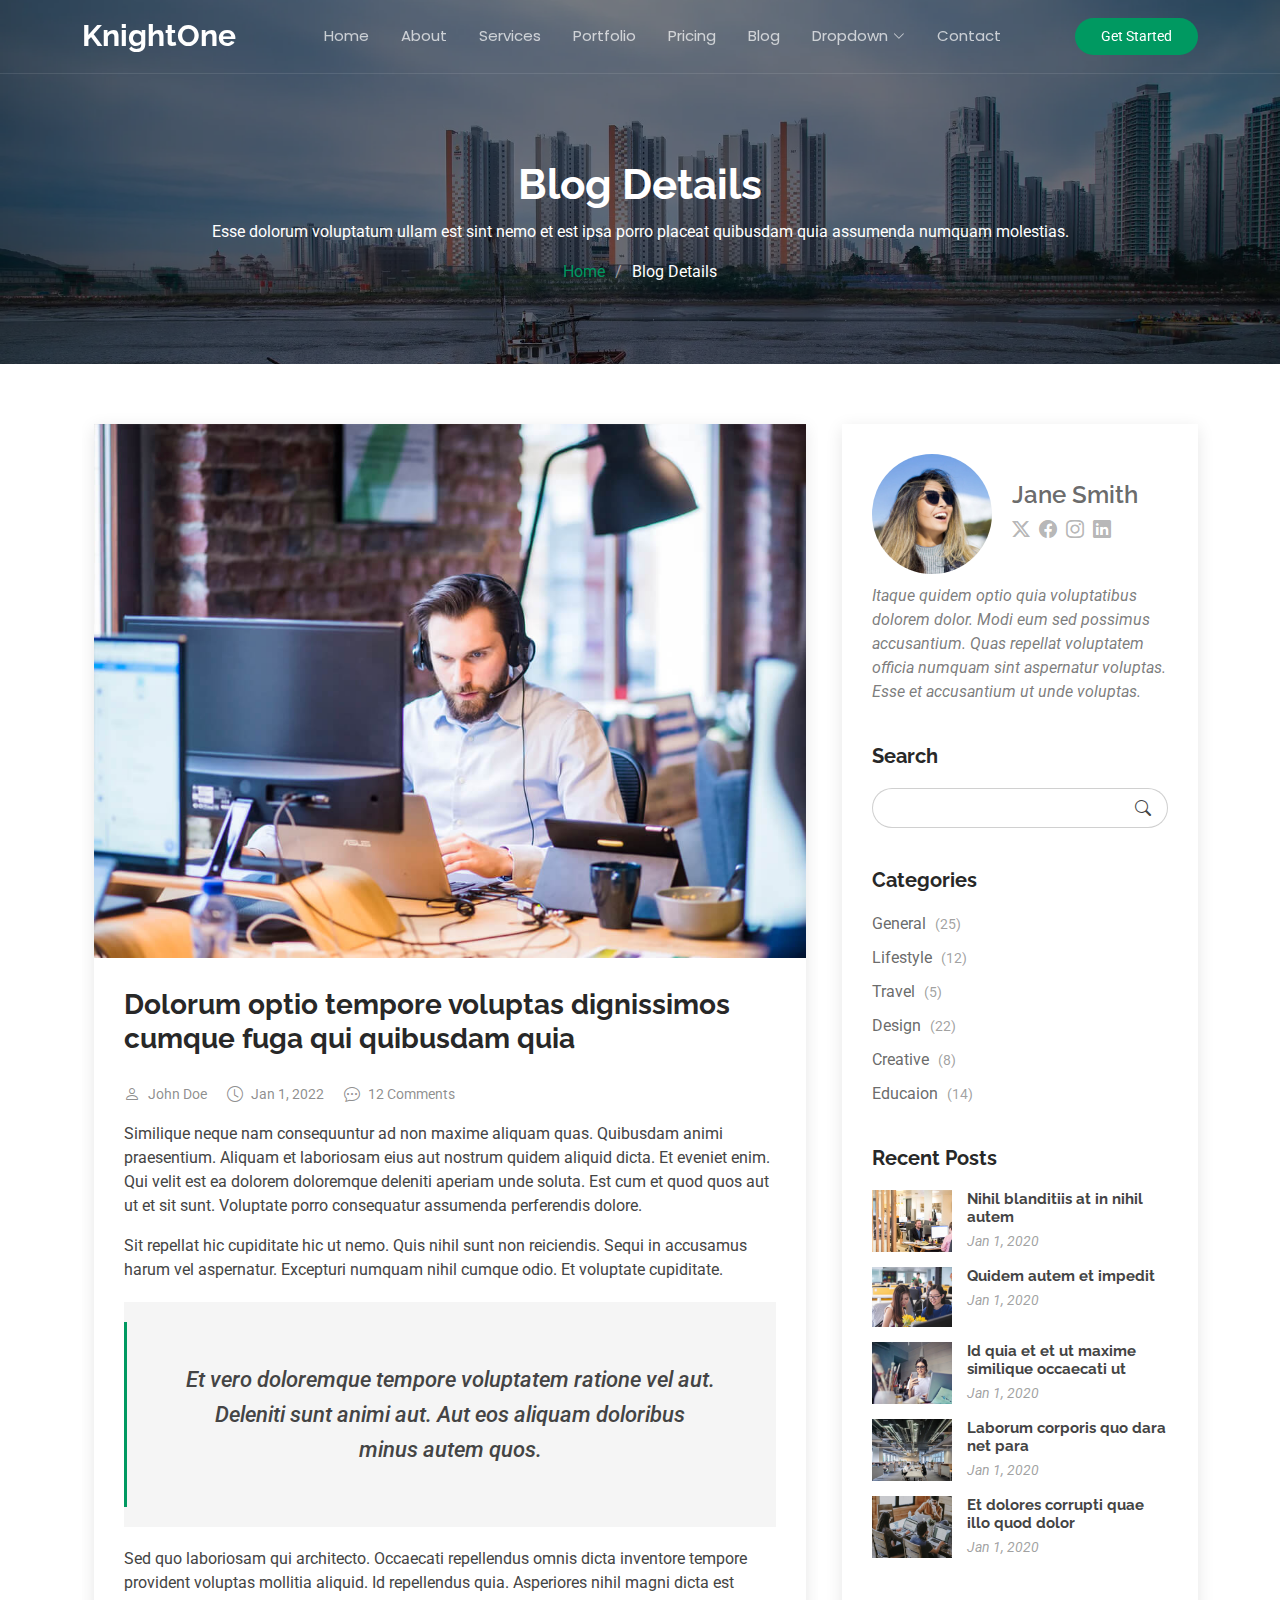
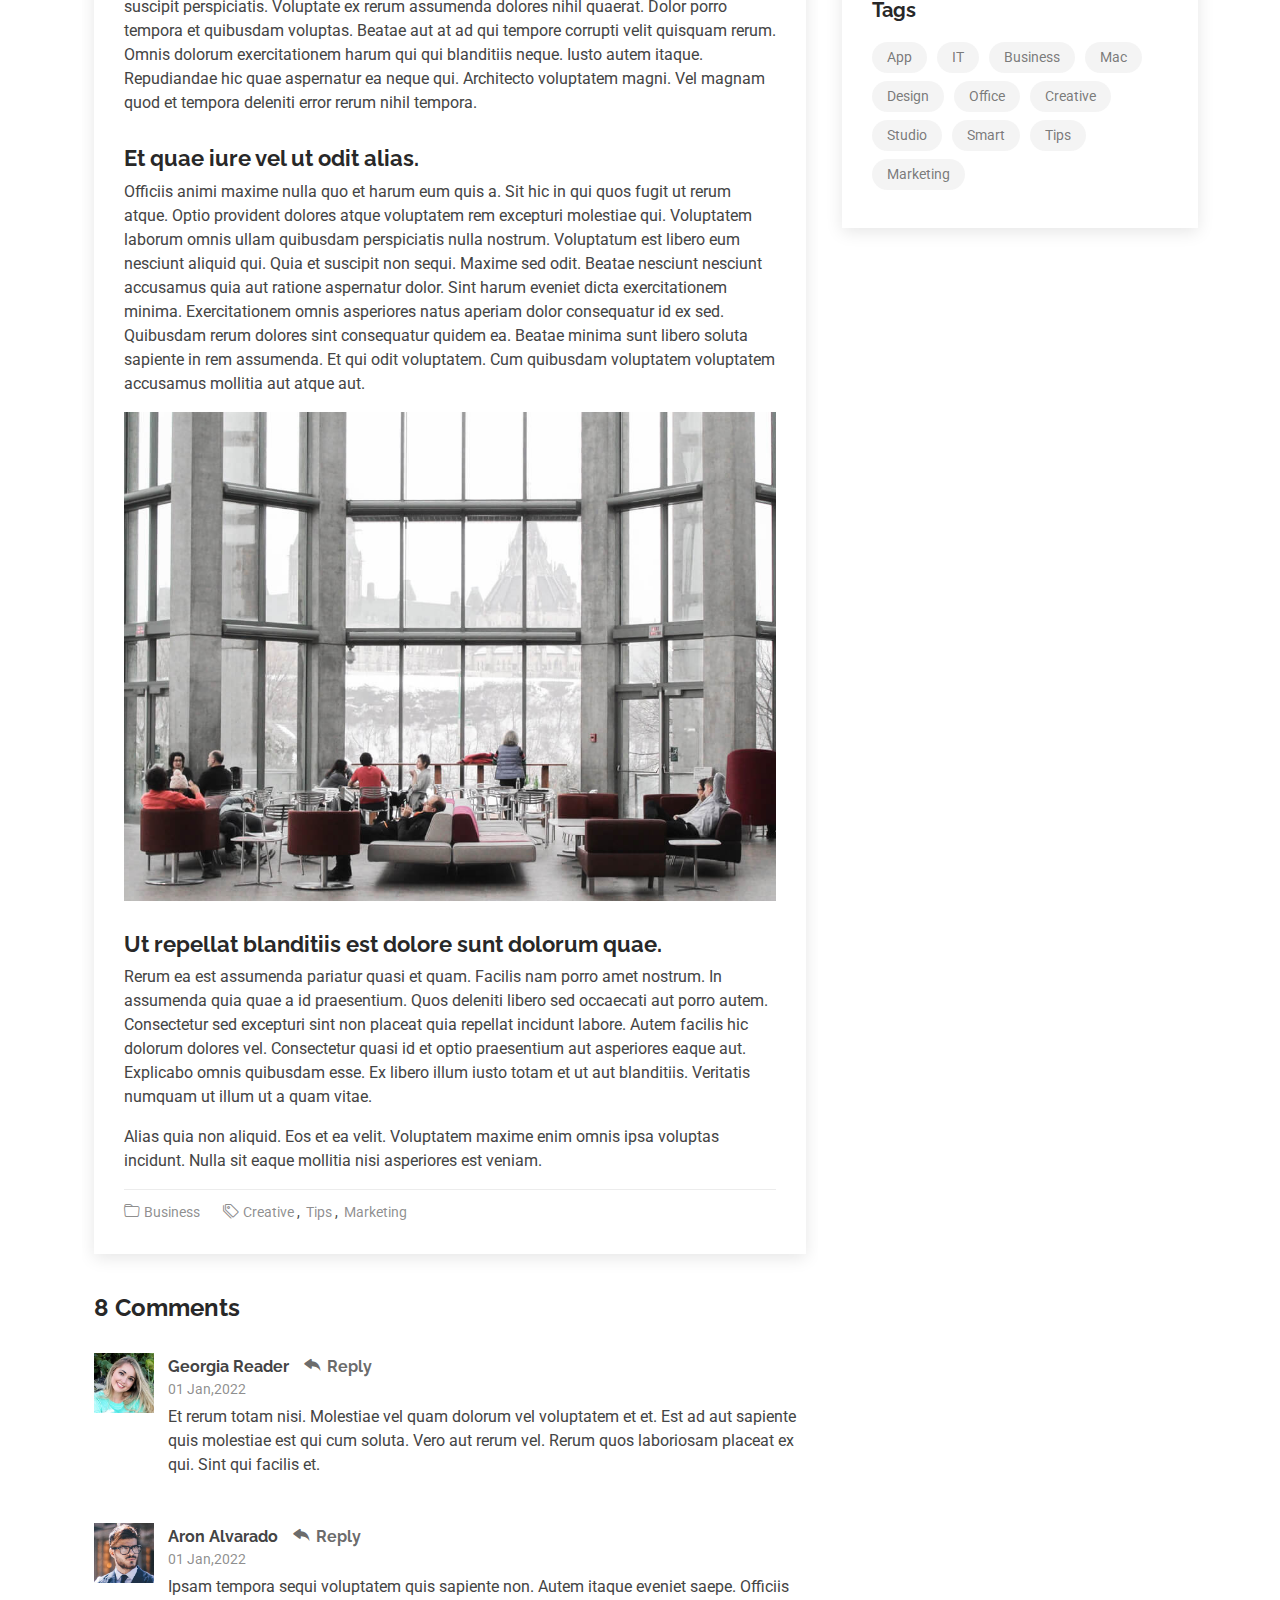
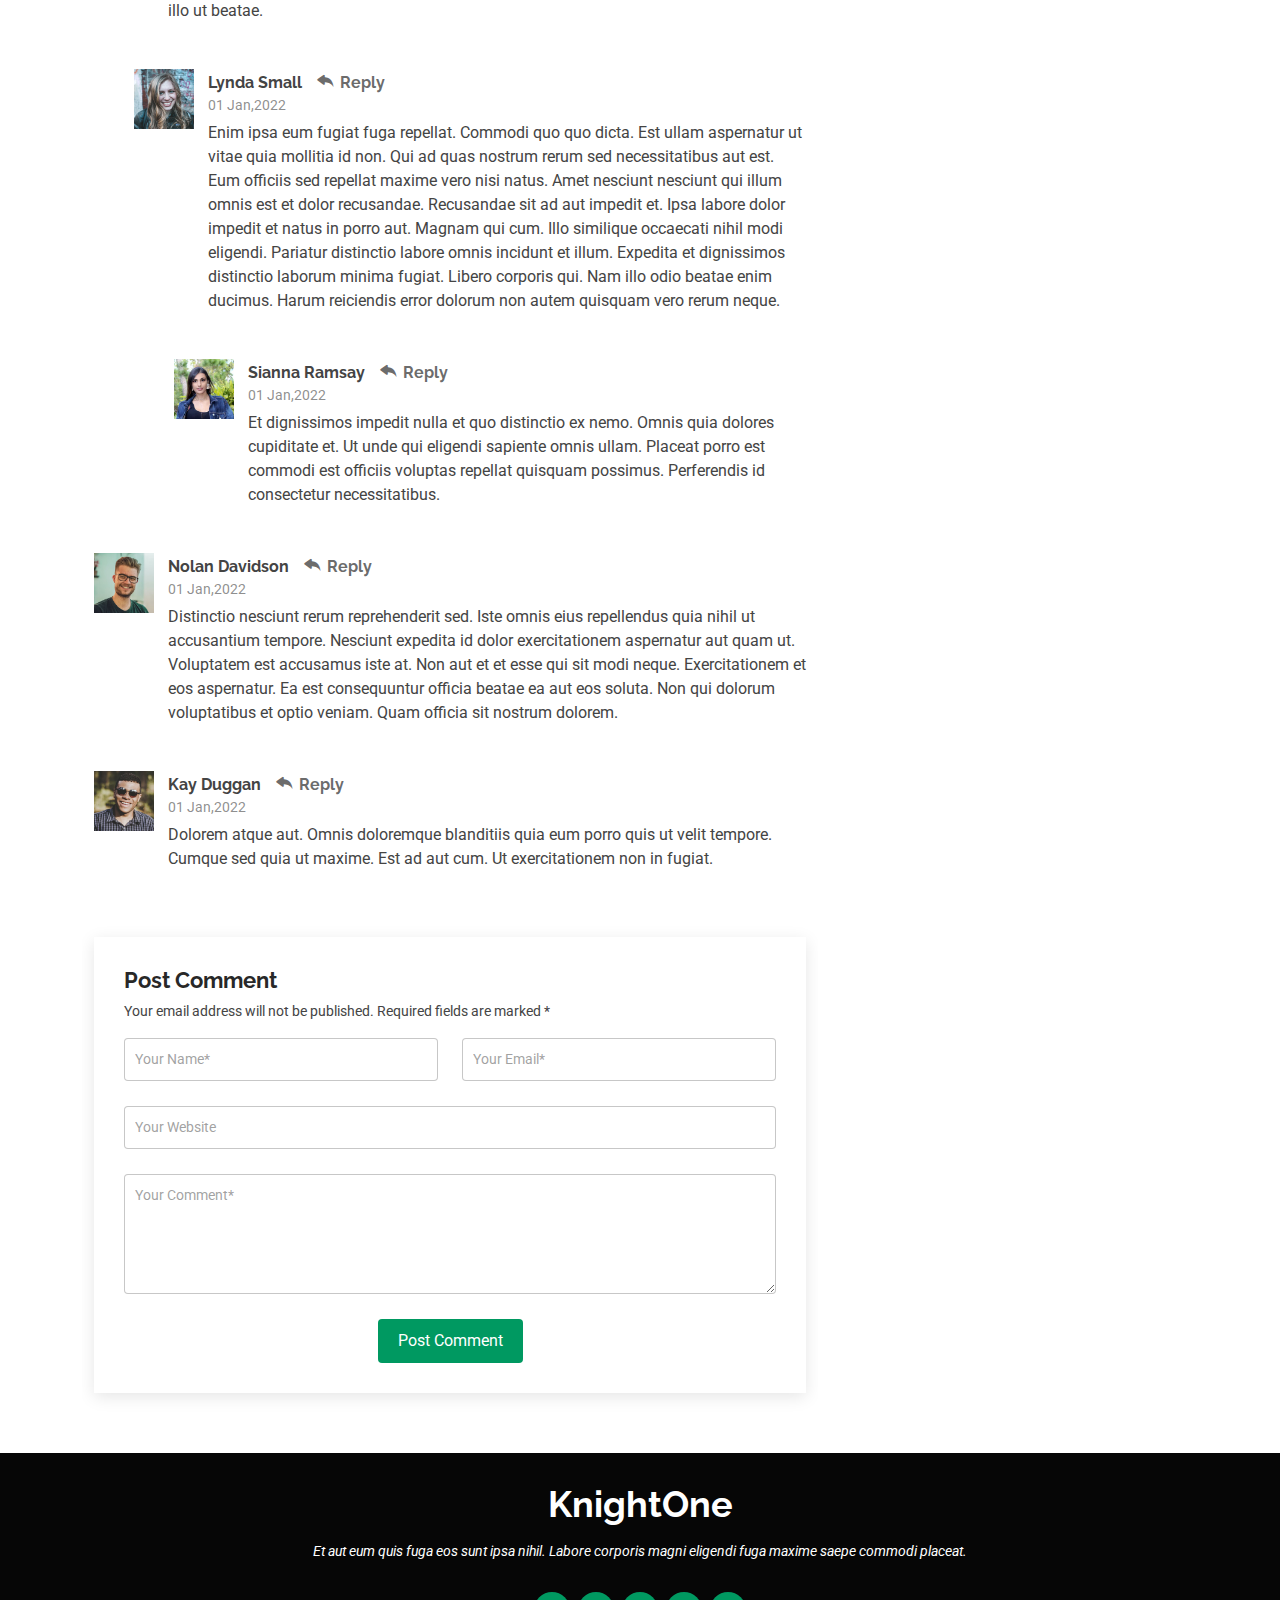
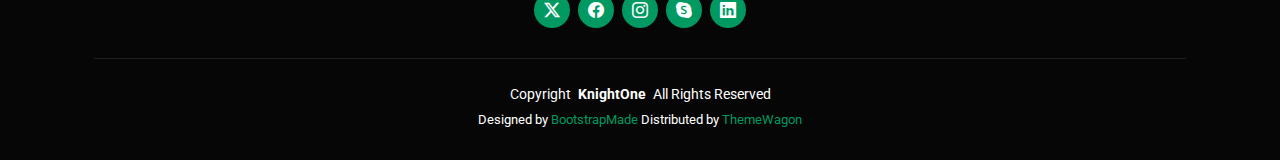
<file: blog-details.html>
<!DOCTYPE html>
<html lang="en">

<head>
  <meta charset="utf-8">
  <meta content="width=device-width, initial-scale=1.0" name="viewport">
  <title>Blog Details - KnightOne Bootstrap Template</title>
  <meta name="description" content="">
  <meta name="keywords" content="">

  <!-- Favicons -->
  <link href="assets/img/favicon.png" rel="icon">
  <link href="assets/img/apple-touch-icon.png" rel="apple-touch-icon">

  <!-- Fonts -->
  <link href="https://fonts.googleapis.com" rel="preconnect">
  <link href="https://fonts.gstatic.com" rel="preconnect" crossorigin>
  <link href="https://fonts.googleapis.com/css2?family=Roboto:ital,wght@0,100;0,300;0,400;0,500;0,700;0,900;1,100;1,300;1,400;1,500;1,700;1,900&family=Poppins:ital,wght@0,100;0,200;0,300;0,400;0,500;0,600;0,700;0,800;0,900;1,100;1,200;1,300;1,400;1,500;1,600;1,700;1,800;1,900&family=Raleway:ital,wght@0,100;0,200;0,300;0,400;0,500;0,600;0,700;0,800;0,900;1,100;1,200;1,300;1,400;1,500;1,600;1,700;1,800;1,900&display=swap" rel="stylesheet">

  <!-- Vendor CSS Files -->
  <link href="assets/vendor/bootstrap/css/bootstrap.min.css" rel="stylesheet">
  <link href="assets/vendor/bootstrap-icons/bootstrap-icons.css" rel="stylesheet">
  <link href="assets/vendor/aos/aos.css" rel="stylesheet">
  <link href="assets/vendor/glightbox/css/glightbox.min.css" rel="stylesheet">
  <link href="assets/vendor/swiper/swiper-bundle.min.css" rel="stylesheet">

  <!-- Main CSS File -->
  <link href="assets/css/main.css" rel="stylesheet">

  <!-- =======================================================
  * Template Name: KnightOne
  * Template URL: https://bootstrapmade.com/knight-simple-one-page-bootstrap-template/
  * Updated: Oct 16 2024 with Bootstrap v5.3.3
  * Author: BootstrapMade.com
  * License: https://bootstrapmade.com/license/
  ======================================================== -->
</head>

<body class="blog-details-page">

  <header id="header" class="header d-flex align-items-center fixed-top">
    <div class="container position-relative d-flex align-items-center justify-content-between">

      <a href="index.html" class="logo d-flex align-items-center me-auto me-xl-0">
        <!-- Uncomment the line below if you also wish to use an image logo -->
        <!-- <img src="assets/img/logo.png" alt=""> -->
        <h1 class="sitename">KnightOne</h1>
      </a>

      <nav id="navmenu" class="navmenu">
        <ul>
          <li><a href="#hero">Home</a></li>
          <li><a href="#about">About</a></li>
          <li><a href="#services">Services</a></li>
          <li><a href="#portfolio">Portfolio</a></li>
          <li><a href="#pricing">Pricing</a></li>
          <li><a href="blog.html">Blog</a></li>
          <li class="dropdown"><a href="#"><span>Dropdown</span> <i class="bi bi-chevron-down toggle-dropdown"></i></a>
            <ul>
              <li><a href="#">Dropdown 1</a></li>
              <li class="dropdown"><a href="#"><span>Deep Dropdown</span> <i class="bi bi-chevron-down toggle-dropdown"></i></a>
                <ul>
                  <li><a href="#">Deep Dropdown 1</a></li>
                  <li><a href="#">Deep Dropdown 2</a></li>
                  <li><a href="#">Deep Dropdown 3</a></li>
                  <li><a href="#">Deep Dropdown 4</a></li>
                  <li><a href="#">Deep Dropdown 5</a></li>
                </ul>
              </li>
              <li><a href="#">Dropdown 2</a></li>
              <li><a href="#">Dropdown 3</a></li>
              <li><a href="#">Dropdown 4</a></li>
            </ul>
          </li>
          <li><a href="#contact">Contact</a></li>
        </ul>
        <i class="mobile-nav-toggle d-xl-none bi bi-list"></i>
      </nav>

      <a class="cta-btn" href="#about">Get Started</a>

    </div>
  </header>

  <main class="main">

    <!-- Page Title -->
    <div class="page-title dark-background" data-aos="fade" style="background-image: url(assets/img/page-title-bg.webp);">
      <div class="container position-relative">
        <h1>Blog Details</h1>
        <p>Esse dolorum voluptatum ullam est sint nemo et est ipsa porro placeat quibusdam quia assumenda numquam molestias.</p>
        <nav class="breadcrumbs">
          <ol>
            <li><a href="index.html">Home</a></li>
            <li class="current">Blog Details</li>
          </ol>
        </nav>
      </div>
    </div><!-- End Page Title -->

    <div class="container">
      <div class="row">

        <div class="col-lg-8">

          <!-- Blog Details Section -->
          <section id="blog-details" class="blog-details section">
            <div class="container">

              <article class="article">

                <div class="post-img">
                  <img src="assets/img/blog/blog-1.jpg" alt="" class="img-fluid">
                </div>

                <h2 class="title">Dolorum optio tempore voluptas dignissimos cumque fuga qui quibusdam quia</h2>

                <div class="meta-top">
                  <ul>
                    <li class="d-flex align-items-center"><i class="bi bi-person"></i> <a href="blog-details.html">John Doe</a></li>
                    <li class="d-flex align-items-center"><i class="bi bi-clock"></i> <a href="blog-details.html"><time datetime="2020-01-01">Jan 1, 2022</time></a></li>
                    <li class="d-flex align-items-center"><i class="bi bi-chat-dots"></i> <a href="blog-details.html">12 Comments</a></li>
                  </ul>
                </div><!-- End meta top -->

                <div class="content">
                  <p>
                    Similique neque nam consequuntur ad non maxime aliquam quas. Quibusdam animi praesentium. Aliquam et laboriosam eius aut nostrum quidem aliquid dicta.
                    Et eveniet enim. Qui velit est ea dolorem doloremque deleniti aperiam unde soluta. Est cum et quod quos aut ut et sit sunt. Voluptate porro consequatur assumenda perferendis dolore.
                  </p>

                  <p>
                    Sit repellat hic cupiditate hic ut nemo. Quis nihil sunt non reiciendis. Sequi in accusamus harum vel aspernatur. Excepturi numquam nihil cumque odio. Et voluptate cupiditate.
                  </p>

                  <blockquote>
                    <p>
                      Et vero doloremque tempore voluptatem ratione vel aut. Deleniti sunt animi aut. Aut eos aliquam doloribus minus autem quos.
                    </p>
                  </blockquote>

                  <p>
                    Sed quo laboriosam qui architecto. Occaecati repellendus omnis dicta inventore tempore provident voluptas mollitia aliquid. Id repellendus quia. Asperiores nihil magni dicta est suscipit perspiciatis. Voluptate ex rerum assumenda dolores nihil quaerat.
                    Dolor porro tempora et quibusdam voluptas. Beatae aut at ad qui tempore corrupti velit quisquam rerum. Omnis dolorum exercitationem harum qui qui blanditiis neque.
                    Iusto autem itaque. Repudiandae hic quae aspernatur ea neque qui. Architecto voluptatem magni. Vel magnam quod et tempora deleniti error rerum nihil tempora.
                  </p>

                  <h3>Et quae iure vel ut odit alias.</h3>
                  <p>
                    Officiis animi maxime nulla quo et harum eum quis a. Sit hic in qui quos fugit ut rerum atque. Optio provident dolores atque voluptatem rem excepturi molestiae qui. Voluptatem laborum omnis ullam quibusdam perspiciatis nulla nostrum. Voluptatum est libero eum nesciunt aliquid qui.
                    Quia et suscipit non sequi. Maxime sed odit. Beatae nesciunt nesciunt accusamus quia aut ratione aspernatur dolor. Sint harum eveniet dicta exercitationem minima. Exercitationem omnis asperiores natus aperiam dolor consequatur id ex sed. Quibusdam rerum dolores sint consequatur quidem ea.
                    Beatae minima sunt libero soluta sapiente in rem assumenda. Et qui odit voluptatem. Cum quibusdam voluptatem voluptatem accusamus mollitia aut atque aut.
                  </p>
                  <img src="assets/img/blog/blog-inside-post.jpg" class="img-fluid" alt="">

                  <h3>Ut repellat blanditiis est dolore sunt dolorum quae.</h3>
                  <p>
                    Rerum ea est assumenda pariatur quasi et quam. Facilis nam porro amet nostrum. In assumenda quia quae a id praesentium. Quos deleniti libero sed occaecati aut porro autem. Consectetur sed excepturi sint non placeat quia repellat incidunt labore. Autem facilis hic dolorum dolores vel.
                    Consectetur quasi id et optio praesentium aut asperiores eaque aut. Explicabo omnis quibusdam esse. Ex libero illum iusto totam et ut aut blanditiis. Veritatis numquam ut illum ut a quam vitae.
                  </p>
                  <p>
                    Alias quia non aliquid. Eos et ea velit. Voluptatem maxime enim omnis ipsa voluptas incidunt. Nulla sit eaque mollitia nisi asperiores est veniam.
                  </p>

                </div><!-- End post content -->

                <div class="meta-bottom">
                  <i class="bi bi-folder"></i>
                  <ul class="cats">
                    <li><a href="#">Business</a></li>
                  </ul>

                  <i class="bi bi-tags"></i>
                  <ul class="tags">
                    <li><a href="#">Creative</a></li>
                    <li><a href="#">Tips</a></li>
                    <li><a href="#">Marketing</a></li>
                  </ul>
                </div><!-- End meta bottom -->

              </article>

            </div>
          </section><!-- /Blog Details Section -->

          <!-- Blog Comments Section -->
          <section id="blog-comments" class="blog-comments section">

            <div class="container">

              <h4 class="comments-count">8 Comments</h4>

              <div id="comment-1" class="comment">
                <div class="d-flex">
                  <div class="comment-img"><img src="assets/img/blog/comments-1.jpg" alt=""></div>
                  <div>
                    <h5><a href="">Georgia Reader</a> <a href="#" class="reply"><i class="bi bi-reply-fill"></i> Reply</a></h5>
                    <time datetime="2020-01-01">01 Jan,2022</time>
                    <p>
                      Et rerum totam nisi. Molestiae vel quam dolorum vel voluptatem et et. Est ad aut sapiente quis molestiae est qui cum soluta.
                      Vero aut rerum vel. Rerum quos laboriosam placeat ex qui. Sint qui facilis et.
                    </p>
                  </div>
                </div>
              </div><!-- End comment #1 -->

              <div id="comment-2" class="comment">
                <div class="d-flex">
                  <div class="comment-img"><img src="assets/img/blog/comments-2.jpg" alt=""></div>
                  <div>
                    <h5><a href="">Aron Alvarado</a> <a href="#" class="reply"><i class="bi bi-reply-fill"></i> Reply</a></h5>
                    <time datetime="2020-01-01">01 Jan,2022</time>
                    <p>
                      Ipsam tempora sequi voluptatem quis sapiente non. Autem itaque eveniet saepe. Officiis illo ut beatae.
                    </p>
                  </div>
                </div>

                <div id="comment-reply-1" class="comment comment-reply">
                  <div class="d-flex">
                    <div class="comment-img"><img src="assets/img/blog/comments-3.jpg" alt=""></div>
                    <div>
                      <h5><a href="">Lynda Small</a> <a href="#" class="reply"><i class="bi bi-reply-fill"></i> Reply</a></h5>
                      <time datetime="2020-01-01">01 Jan,2022</time>
                      <p>
                        Enim ipsa eum fugiat fuga repellat. Commodi quo quo dicta. Est ullam aspernatur ut vitae quia mollitia id non. Qui ad quas nostrum rerum sed necessitatibus aut est. Eum officiis sed repellat maxime vero nisi natus. Amet nesciunt nesciunt qui illum omnis est et dolor recusandae.

                        Recusandae sit ad aut impedit et. Ipsa labore dolor impedit et natus in porro aut. Magnam qui cum. Illo similique occaecati nihil modi eligendi. Pariatur distinctio labore omnis incidunt et illum. Expedita et dignissimos distinctio laborum minima fugiat.

                        Libero corporis qui. Nam illo odio beatae enim ducimus. Harum reiciendis error dolorum non autem quisquam vero rerum neque.
                      </p>
                    </div>
                  </div>

                  <div id="comment-reply-2" class="comment comment-reply">
                    <div class="d-flex">
                      <div class="comment-img"><img src="assets/img/blog/comments-4.jpg" alt=""></div>
                      <div>
                        <h5><a href="">Sianna Ramsay</a> <a href="#" class="reply"><i class="bi bi-reply-fill"></i> Reply</a></h5>
                        <time datetime="2020-01-01">01 Jan,2022</time>
                        <p>
                          Et dignissimos impedit nulla et quo distinctio ex nemo. Omnis quia dolores cupiditate et. Ut unde qui eligendi sapiente omnis ullam. Placeat porro est commodi est officiis voluptas repellat quisquam possimus. Perferendis id consectetur necessitatibus.
                        </p>
                      </div>
                    </div>

                  </div><!-- End comment reply #2-->

                </div><!-- End comment reply #1-->

              </div><!-- End comment #2-->

              <div id="comment-3" class="comment">
                <div class="d-flex">
                  <div class="comment-img"><img src="assets/img/blog/comments-5.jpg" alt=""></div>
                  <div>
                    <h5><a href="">Nolan Davidson</a> <a href="#" class="reply"><i class="bi bi-reply-fill"></i> Reply</a></h5>
                    <time datetime="2020-01-01">01 Jan,2022</time>
                    <p>
                      Distinctio nesciunt rerum reprehenderit sed. Iste omnis eius repellendus quia nihil ut accusantium tempore. Nesciunt expedita id dolor exercitationem aspernatur aut quam ut. Voluptatem est accusamus iste at.
                      Non aut et et esse qui sit modi neque. Exercitationem et eos aspernatur. Ea est consequuntur officia beatae ea aut eos soluta. Non qui dolorum voluptatibus et optio veniam. Quam officia sit nostrum dolorem.
                    </p>
                  </div>
                </div>

              </div><!-- End comment #3 -->

              <div id="comment-4" class="comment">
                <div class="d-flex">
                  <div class="comment-img"><img src="assets/img/blog/comments-6.jpg" alt=""></div>
                  <div>
                    <h5><a href="">Kay Duggan</a> <a href="#" class="reply"><i class="bi bi-reply-fill"></i> Reply</a></h5>
                    <time datetime="2020-01-01">01 Jan,2022</time>
                    <p>
                      Dolorem atque aut. Omnis doloremque blanditiis quia eum porro quis ut velit tempore. Cumque sed quia ut maxime. Est ad aut cum. Ut exercitationem non in fugiat.
                    </p>
                  </div>
                </div>

              </div><!-- End comment #4 -->

            </div>

          </section><!-- /Blog Comments Section -->

          <!-- Comment Form Section -->
          <section id="comment-form" class="comment-form section">
            <div class="container">

              <form action="">

                <h4>Post Comment</h4>
                <p>Your email address will not be published. Required fields are marked * </p>
                <div class="row">
                  <div class="col-md-6 form-group">
                    <input name="name" type="text" class="form-control" placeholder="Your Name*">
                  </div>
                  <div class="col-md-6 form-group">
                    <input name="email" type="text" class="form-control" placeholder="Your Email*">
                  </div>
                </div>
                <div class="row">
                  <div class="col form-group">
                    <input name="website" type="text" class="form-control" placeholder="Your Website">
                  </div>
                </div>
                <div class="row">
                  <div class="col form-group">
                    <textarea name="comment" class="form-control" placeholder="Your Comment*"></textarea>
                  </div>
                </div>

                <div class="text-center">
                  <button type="submit" class="btn btn-primary">Post Comment</button>
                </div>

              </form>

            </div>
          </section><!-- /Comment Form Section -->

        </div>

        <div class="col-lg-4 sidebar">

          <div class="widgets-container">

            <!-- Blog Author Widget -->
            <div class="blog-author-widget widget-item">

              <div class="d-flex flex-column align-items-center">
                <div class="d-flex align-items-center w-100">
                  <img src="assets/img/blog/blog-author.jpg" class="rounded-circle flex-shrink-0" alt="">
                  <div>
                    <h4>Jane Smith</h4>
                    <div class="social-links">
                      <a href="https://x.com/#"><i class="bi bi-twitter-x"></i></a>
                      <a href="https://facebook.com/#"><i class="bi bi-facebook"></i></a>
                      <a href="https://instagram.com/#"><i class="biu bi-instagram"></i></a>
                      <a href="https://instagram.com/#"><i class="biu bi-linkedin"></i></a>
                    </div>
                  </div>
                </div>

                <p>
                  Itaque quidem optio quia voluptatibus dolorem dolor. Modi eum sed possimus accusantium. Quas repellat voluptatem officia numquam sint aspernatur voluptas. Esse et accusantium ut unde voluptas.
                </p>

              </div>

            </div><!--/Blog Author Widget -->

            <!-- Search Widget -->
            <div class="search-widget widget-item">

              <h3 class="widget-title">Search</h3>
              <form action="">
                <input type="text">
                <button type="submit" title="Search"><i class="bi bi-search"></i></button>
              </form>

            </div><!--/Search Widget -->

            <!-- Categories Widget -->
            <div class="categories-widget widget-item">

              <h3 class="widget-title">Categories</h3>
              <ul class="mt-3">
                <li><a href="#">General <span>(25)</span></a></li>
                <li><a href="#">Lifestyle <span>(12)</span></a></li>
                <li><a href="#">Travel <span>(5)</span></a></li>
                <li><a href="#">Design <span>(22)</span></a></li>
                <li><a href="#">Creative <span>(8)</span></a></li>
                <li><a href="#">Educaion <span>(14)</span></a></li>
              </ul>

            </div><!--/Categories Widget -->

            <!-- Recent Posts Widget -->
            <div class="recent-posts-widget widget-item">

              <h3 class="widget-title">Recent Posts</h3>

              <div class="post-item">
                <img src="assets/img/blog/blog-recent-1.jpg" alt="" class="flex-shrink-0">
                <div>
                  <h4><a href="blog-details.html">Nihil blanditiis at in nihil autem</a></h4>
                  <time datetime="2020-01-01">Jan 1, 2020</time>
                </div>
              </div><!-- End recent post item-->

              <div class="post-item">
                <img src="assets/img/blog/blog-recent-2.jpg" alt="" class="flex-shrink-0">
                <div>
                  <h4><a href="blog-details.html">Quidem autem et impedit</a></h4>
                  <time datetime="2020-01-01">Jan 1, 2020</time>
                </div>
              </div><!-- End recent post item-->

              <div class="post-item">
                <img src="assets/img/blog/blog-recent-3.jpg" alt="" class="flex-shrink-0">
                <div>
                  <h4><a href="blog-details.html">Id quia et et ut maxime similique occaecati ut</a></h4>
                  <time datetime="2020-01-01">Jan 1, 2020</time>
                </div>
              </div><!-- End recent post item-->

              <div class="post-item">
                <img src="assets/img/blog/blog-recent-4.jpg" alt="" class="flex-shrink-0">
                <div>
                  <h4><a href="blog-details.html">Laborum corporis quo dara net para</a></h4>
                  <time datetime="2020-01-01">Jan 1, 2020</time>
                </div>
              </div><!-- End recent post item-->

              <div class="post-item">
                <img src="assets/img/blog/blog-recent-5.jpg" alt="" class="flex-shrink-0">
                <div>
                  <h4><a href="blog-details.html">Et dolores corrupti quae illo quod dolor</a></h4>
                  <time datetime="2020-01-01">Jan 1, 2020</time>
                </div>
              </div><!-- End recent post item-->

            </div><!--/Recent Posts Widget -->

            <!-- Tags Widget -->
            <div class="tags-widget widget-item">

              <h3 class="widget-title">Tags</h3>
              <ul>
                <li><a href="#">App</a></li>
                <li><a href="#">IT</a></li>
                <li><a href="#">Business</a></li>
                <li><a href="#">Mac</a></li>
                <li><a href="#">Design</a></li>
                <li><a href="#">Office</a></li>
                <li><a href="#">Creative</a></li>
                <li><a href="#">Studio</a></li>
                <li><a href="#">Smart</a></li>
                <li><a href="#">Tips</a></li>
                <li><a href="#">Marketing</a></li>
              </ul>

            </div><!--/Tags Widget -->

          </div>

        </div>

      </div>
    </div>

  </main>

  <footer id="footer" class="footer dark-background">
    <div class="container">
      <h3 class="sitename">KnightOne</h3>
      <p>Et aut eum quis fuga eos sunt ipsa nihil. Labore corporis magni eligendi fuga maxime saepe commodi placeat.</p>
      <div class="social-links d-flex justify-content-center">
        <a href=""><i class="bi bi-twitter-x"></i></a>
        <a href=""><i class="bi bi-facebook"></i></a>
        <a href=""><i class="bi bi-instagram"></i></a>
        <a href=""><i class="bi bi-skype"></i></a>
        <a href=""><i class="bi bi-linkedin"></i></a>
      </div>
      <div class="container">
        <div class="copyright">
          <span>Copyright</span> <strong class="px-1 sitename">KnightOne</strong> <span>All Rights Reserved</span>
        </div>
        <div class="credits">
          <!-- All the links in the footer should remain intact. -->
          <!-- You can delete the links only if you've purchased the pro version. -->
          <!-- Licensing information: https://bootstrapmade.com/license/ -->
          <!-- Purchase the pro version with working PHP/AJAX contact form: [buy-url] -->
          Designed by <a href="https://bootstrapmade.com/">BootstrapMade</a> Distributed by <a href=“https://themewagon.com>ThemeWagon
        </div>
      </div>
    </div>
  </footer>

  <!-- Scroll Top -->
  <a href="#" id="scroll-top" class="scroll-top d-flex align-items-center justify-content-center"><i class="bi bi-arrow-up-short"></i></a>

  <!-- Preloader -->
  <div id="preloader"></div>

  <!-- Vendor JS Files -->
  <script src="assets/vendor/bootstrap/js/bootstrap.bundle.min.js"></script>
  <script src="assets/vendor/php-email-form/validate.js"></script>
  <script src="assets/vendor/aos/aos.js"></script>
  <script src="assets/vendor/glightbox/js/glightbox.min.js"></script>
  <script src="assets/vendor/purecounter/purecounter_vanilla.js"></script>
  <script src="assets/vendor/imagesloaded/imagesloaded.pkgd.min.js"></script>
  <script src="assets/vendor/isotope-layout/isotope.pkgd.min.js"></script>
  <script src="assets/vendor/swiper/swiper-bundle.min.js"></script>

  <!-- Main JS File -->
  <script src="assets/js/main.js"></script>

</body>

</html>
</file>
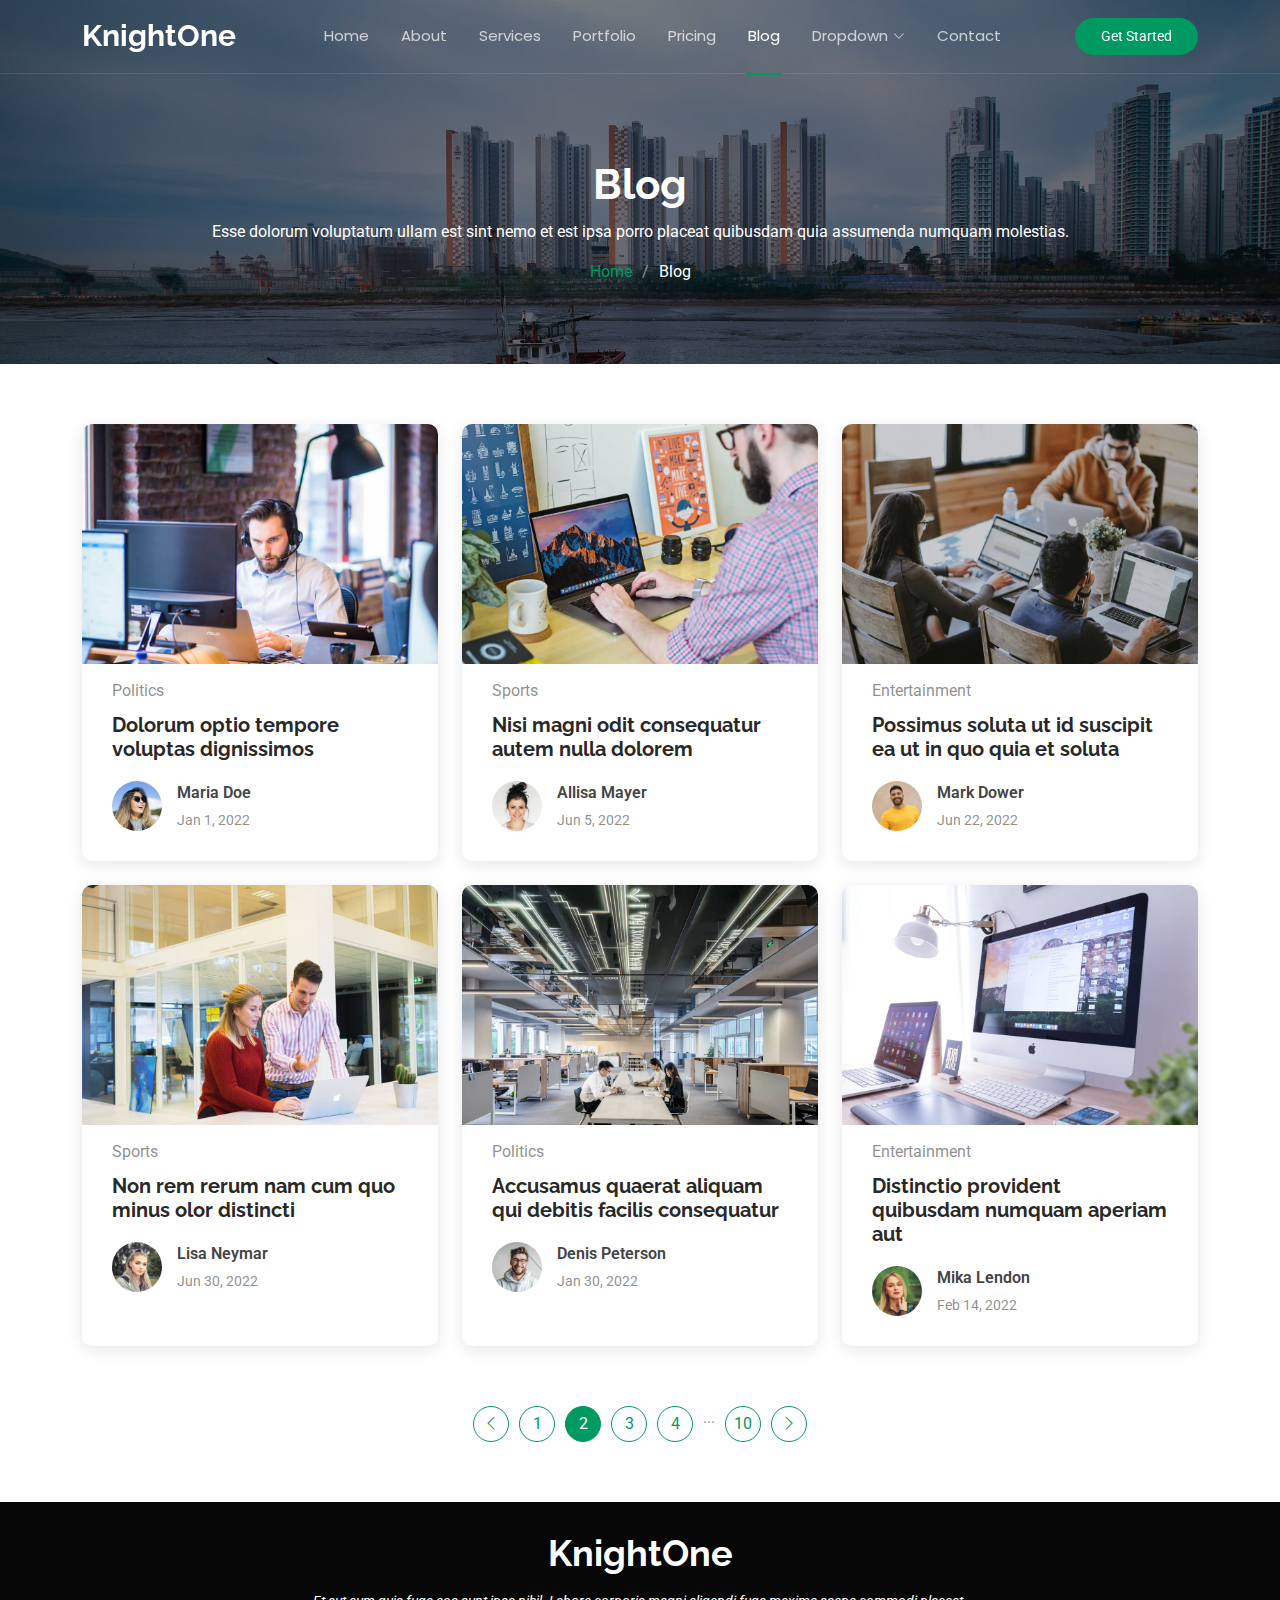
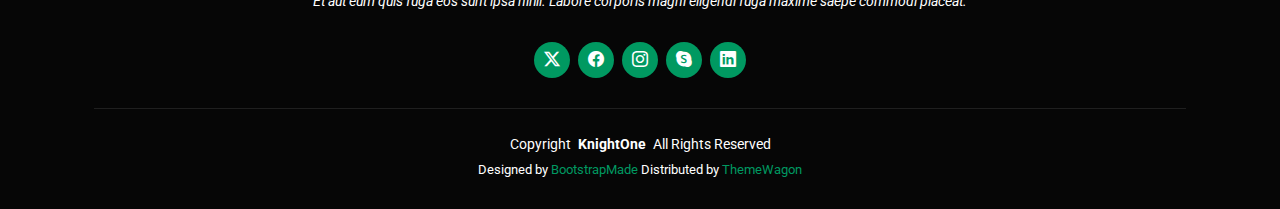
<file: blog.html>
<!DOCTYPE html>
<html lang="en">

<head>
  <meta charset="utf-8">
  <meta content="width=device-width, initial-scale=1.0" name="viewport">
  <title>Blog - KnightOne Bootstrap Template</title>
  <meta name="description" content="">
  <meta name="keywords" content="">

  <!-- Favicons -->
  <link href="assets/img/favicon.png" rel="icon">
  <link href="assets/img/apple-touch-icon.png" rel="apple-touch-icon">

  <!-- Fonts -->
  <link href="https://fonts.googleapis.com" rel="preconnect">
  <link href="https://fonts.gstatic.com" rel="preconnect" crossorigin>
  <link href="https://fonts.googleapis.com/css2?family=Roboto:ital,wght@0,100;0,300;0,400;0,500;0,700;0,900;1,100;1,300;1,400;1,500;1,700;1,900&family=Poppins:ital,wght@0,100;0,200;0,300;0,400;0,500;0,600;0,700;0,800;0,900;1,100;1,200;1,300;1,400;1,500;1,600;1,700;1,800;1,900&family=Raleway:ital,wght@0,100;0,200;0,300;0,400;0,500;0,600;0,700;0,800;0,900;1,100;1,200;1,300;1,400;1,500;1,600;1,700;1,800;1,900&display=swap" rel="stylesheet">

  <!-- Vendor CSS Files -->
  <link href="assets/vendor/bootstrap/css/bootstrap.min.css" rel="stylesheet">
  <link href="assets/vendor/bootstrap-icons/bootstrap-icons.css" rel="stylesheet">
  <link href="assets/vendor/aos/aos.css" rel="stylesheet">
  <link href="assets/vendor/glightbox/css/glightbox.min.css" rel="stylesheet">
  <link href="assets/vendor/swiper/swiper-bundle.min.css" rel="stylesheet">

  <!-- Main CSS File -->
  <link href="assets/css/main.css" rel="stylesheet">

  <!-- =======================================================
  * Template Name: KnightOne
  * Template URL: https://bootstrapmade.com/knight-simple-one-page-bootstrap-template/
  * Updated: Oct 16 2024 with Bootstrap v5.3.3
  * Author: BootstrapMade.com
  * License: https://bootstrapmade.com/license/
  ======================================================== -->
</head>

<body class="blog-page">

  <header id="header" class="header d-flex align-items-center fixed-top">
    <div class="container position-relative d-flex align-items-center justify-content-between">

      <a href="index.html" class="logo d-flex align-items-center me-auto me-xl-0">
        <!-- Uncomment the line below if you also wish to use an image logo -->
        <!-- <img src="assets/img/logo.png" alt=""> -->
        <h1 class="sitename">KnightOne</h1>
      </a>

      <nav id="navmenu" class="navmenu">
        <ul>
          <li><a href="#hero">Home</a></li>
          <li><a href="#about">About</a></li>
          <li><a href="#services">Services</a></li>
          <li><a href="#portfolio">Portfolio</a></li>
          <li><a href="#pricing">Pricing</a></li>
          <li><a href="blog.html" class="active">Blog</a></li>
          <li class="dropdown"><a href="#"><span>Dropdown</span> <i class="bi bi-chevron-down toggle-dropdown"></i></a>
            <ul>
              <li><a href="#">Dropdown 1</a></li>
              <li class="dropdown"><a href="#"><span>Deep Dropdown</span> <i class="bi bi-chevron-down toggle-dropdown"></i></a>
                <ul>
                  <li><a href="#">Deep Dropdown 1</a></li>
                  <li><a href="#">Deep Dropdown 2</a></li>
                  <li><a href="#">Deep Dropdown 3</a></li>
                  <li><a href="#">Deep Dropdown 4</a></li>
                  <li><a href="#">Deep Dropdown 5</a></li>
                </ul>
              </li>
              <li><a href="#">Dropdown 2</a></li>
              <li><a href="#">Dropdown 3</a></li>
              <li><a href="#">Dropdown 4</a></li>
            </ul>
          </li>
          <li><a href="#contact">Contact</a></li>
        </ul>
        <i class="mobile-nav-toggle d-xl-none bi bi-list"></i>
      </nav>

      <a class="cta-btn" href="#about">Get Started</a>

    </div>
  </header>

  <main class="main">

    <!-- Page Title -->
    <div class="page-title dark-background" data-aos="fade" style="background-image: url(assets/img/page-title-bg.webp);">
      <div class="container position-relative">
        <h1>Blog</h1>
        <p>Esse dolorum voluptatum ullam est sint nemo et est ipsa porro placeat quibusdam quia assumenda numquam molestias.</p>
        <nav class="breadcrumbs">
          <ol>
            <li><a href="index.html">Home</a></li>
            <li class="current">Blog</li>
          </ol>
        </nav>
      </div>
    </div><!-- End Page Title -->

    <!-- Blog Posts Section -->
    <section id="blog-posts" class="blog-posts section">

      <div class="container">
        <div class="row gy-4">

          <div class="col-lg-4">
            <article>

              <div class="post-img">
                <img src="assets/img/blog/blog-1.jpg" alt="" class="img-fluid">
              </div>

              <p class="post-category">Politics</p>

              <h2 class="title">
                <a href="blog-details.html">Dolorum optio tempore voluptas dignissimos</a>
              </h2>

              <div class="d-flex align-items-center">
                <img src="assets/img/blog/blog-author.jpg" alt="" class="img-fluid post-author-img flex-shrink-0">
                <div class="post-meta">
                  <p class="post-author">Maria Doe</p>
                  <p class="post-date">
                    <time datetime="2022-01-01">Jan 1, 2022</time>
                  </p>
                </div>
              </div>

            </article>
          </div><!-- End post list item -->

          <div class="col-lg-4">
            <article>

              <div class="post-img">
                <img src="assets/img/blog/blog-2.jpg" alt="" class="img-fluid">
              </div>

              <p class="post-category">Sports</p>

              <h2 class="title">
                <a href="blog-details.html">Nisi magni odit consequatur autem nulla dolorem</a>
              </h2>

              <div class="d-flex align-items-center">
                <img src="assets/img/blog/blog-author-2.jpg" alt="" class="img-fluid post-author-img flex-shrink-0">
                <div class="post-meta">
                  <p class="post-author">Allisa Mayer</p>
                  <p class="post-date">
                    <time datetime="2022-01-01">Jun 5, 2022</time>
                  </p>
                </div>
              </div>

            </article>
          </div><!-- End post list item -->

          <div class="col-lg-4">
            <article>

              <div class="post-img">
                <img src="assets/img/blog/blog-3.jpg" alt="" class="img-fluid">
              </div>

              <p class="post-category">Entertainment</p>

              <h2 class="title">
                <a href="blog-details.html">Possimus soluta ut id suscipit ea ut in quo quia et soluta</a>
              </h2>

              <div class="d-flex align-items-center">
                <img src="assets/img/blog/blog-author-3.jpg" alt="" class="img-fluid post-author-img flex-shrink-0">
                <div class="post-meta">
                  <p class="post-author">Mark Dower</p>
                  <p class="post-date">
                    <time datetime="2022-01-01">Jun 22, 2022</time>
                  </p>
                </div>
              </div>

            </article>
          </div><!-- End post list item -->

          <div class="col-lg-4">
            <article>

              <div class="post-img">
                <img src="assets/img/blog/blog-4.jpg" alt="" class="img-fluid">
              </div>

              <p class="post-category">Sports</p>

              <h2 class="title">
                <a href="blog-details.html">Non rem rerum nam cum quo minus olor distincti</a>
              </h2>

              <div class="d-flex align-items-center">
                <img src="assets/img/blog/blog-author-4.jpg" alt="" class="img-fluid post-author-img flex-shrink-0">
                <div class="post-meta">
                  <p class="post-author">Lisa Neymar</p>
                  <p class="post-date">
                    <time datetime="2022-01-01">Jun 30, 2022</time>
                  </p>
                </div>
              </div>

            </article>
          </div><!-- End post list item -->

          <div class="col-lg-4">
            <article>

              <div class="post-img">
                <img src="assets/img/blog/blog-5.jpg" alt="" class="img-fluid">
              </div>

              <p class="post-category">Politics</p>

              <h2 class="title">
                <a href="blog-details.html">Accusamus quaerat aliquam qui debitis facilis consequatur</a>
              </h2>

              <div class="d-flex align-items-center">
                <img src="assets/img/blog/blog-author-5.jpg" alt="" class="img-fluid post-author-img flex-shrink-0">
                <div class="post-meta">
                  <p class="post-author">Denis Peterson</p>
                  <p class="post-date">
                    <time datetime="2022-01-01">Jan 30, 2022</time>
                  </p>
                </div>
              </div>

            </article>
          </div><!-- End post list item -->

          <div class="col-lg-4">
            <article>

              <div class="post-img">
                <img src="assets/img/blog/blog-6.jpg" alt="" class="img-fluid">
              </div>

              <p class="post-category">Entertainment</p>

              <h2 class="title">
                <a href="blog-details.html">Distinctio provident quibusdam numquam aperiam aut</a>
              </h2>

              <div class="d-flex align-items-center">
                <img src="assets/img/blog/blog-author-6.jpg" alt="" class="img-fluid post-author-img flex-shrink-0">
                <div class="post-meta">
                  <p class="post-author">Mika Lendon</p>
                  <p class="post-date">
                    <time datetime="2022-01-01">Feb 14, 2022</time>
                  </p>
                </div>
              </div>

            </article>
          </div><!-- End post list item -->

        </div>
      </div>

    </section><!-- /Blog Posts Section -->

    <!-- Blog Pagination Section -->
    <section id="blog-pagination" class="blog-pagination section">

      <div class="container">
        <div class="d-flex justify-content-center">
          <ul>
            <li><a href="#"><i class="bi bi-chevron-left"></i></a></li>
            <li><a href="#">1</a></li>
            <li><a href="#" class="active">2</a></li>
            <li><a href="#">3</a></li>
            <li><a href="#">4</a></li>
            <li>...</li>
            <li><a href="#">10</a></li>
            <li><a href="#"><i class="bi bi-chevron-right"></i></a></li>
          </ul>
        </div>
      </div>

    </section><!-- /Blog Pagination Section -->

  </main>

  <footer id="footer" class="footer dark-background">
    <div class="container">
      <h3 class="sitename">KnightOne</h3>
      <p>Et aut eum quis fuga eos sunt ipsa nihil. Labore corporis magni eligendi fuga maxime saepe commodi placeat.</p>
      <div class="social-links d-flex justify-content-center">
        <a href=""><i class="bi bi-twitter-x"></i></a>
        <a href=""><i class="bi bi-facebook"></i></a>
        <a href=""><i class="bi bi-instagram"></i></a>
        <a href=""><i class="bi bi-skype"></i></a>
        <a href=""><i class="bi bi-linkedin"></i></a>
      </div>
      <div class="container">
        <div class="copyright">
          <span>Copyright</span> <strong class="px-1 sitename">KnightOne</strong> <span>All Rights Reserved</span>
        </div>
        <div class="credits">
          <!-- All the links in the footer should remain intact. -->
          <!-- You can delete the links only if you've purchased the pro version. -->
          <!-- Licensing information: https://bootstrapmade.com/license/ -->
          <!-- Purchase the pro version with working PHP/AJAX contact form: [buy-url] -->
          Designed by <a href="https://bootstrapmade.com/">BootstrapMade</a> Distributed by <a href=“https://themewagon.com>ThemeWagon
        </div>
      </div>
    </div>
  </footer>

  <!-- Scroll Top -->
  <a href="#" id="scroll-top" class="scroll-top d-flex align-items-center justify-content-center"><i class="bi bi-arrow-up-short"></i></a>

  <!-- Preloader -->
  <div id="preloader"></div>

  <!-- Vendor JS Files -->
  <script src="assets/vendor/bootstrap/js/bootstrap.bundle.min.js"></script>
  <script src="assets/vendor/php-email-form/validate.js"></script>
  <script src="assets/vendor/aos/aos.js"></script>
  <script src="assets/vendor/glightbox/js/glightbox.min.js"></script>
  <script src="assets/vendor/purecounter/purecounter_vanilla.js"></script>
  <script src="assets/vendor/imagesloaded/imagesloaded.pkgd.min.js"></script>
  <script src="assets/vendor/isotope-layout/isotope.pkgd.min.js"></script>
  <script src="assets/vendor/swiper/swiper-bundle.min.js"></script>

  <!-- Main JS File -->
  <script src="assets/js/main.js"></script>

</body>

</html>
</file>
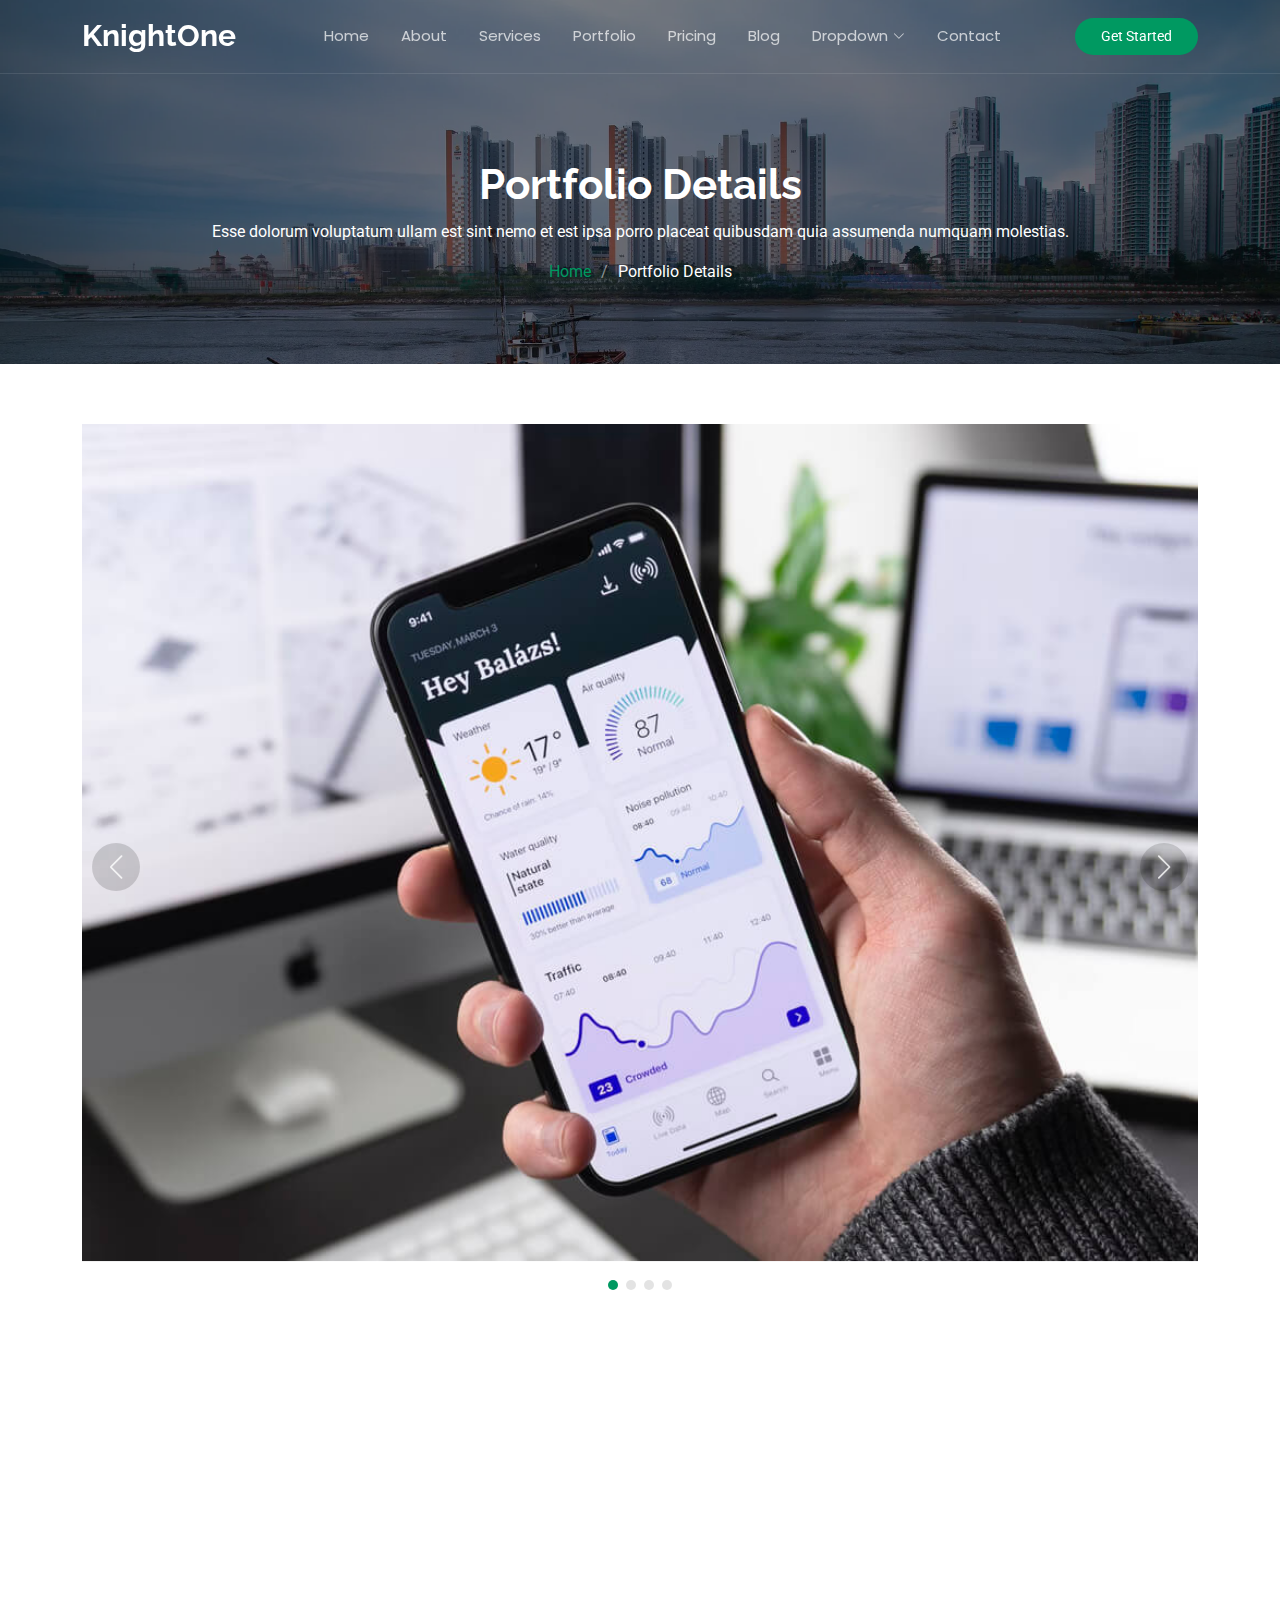
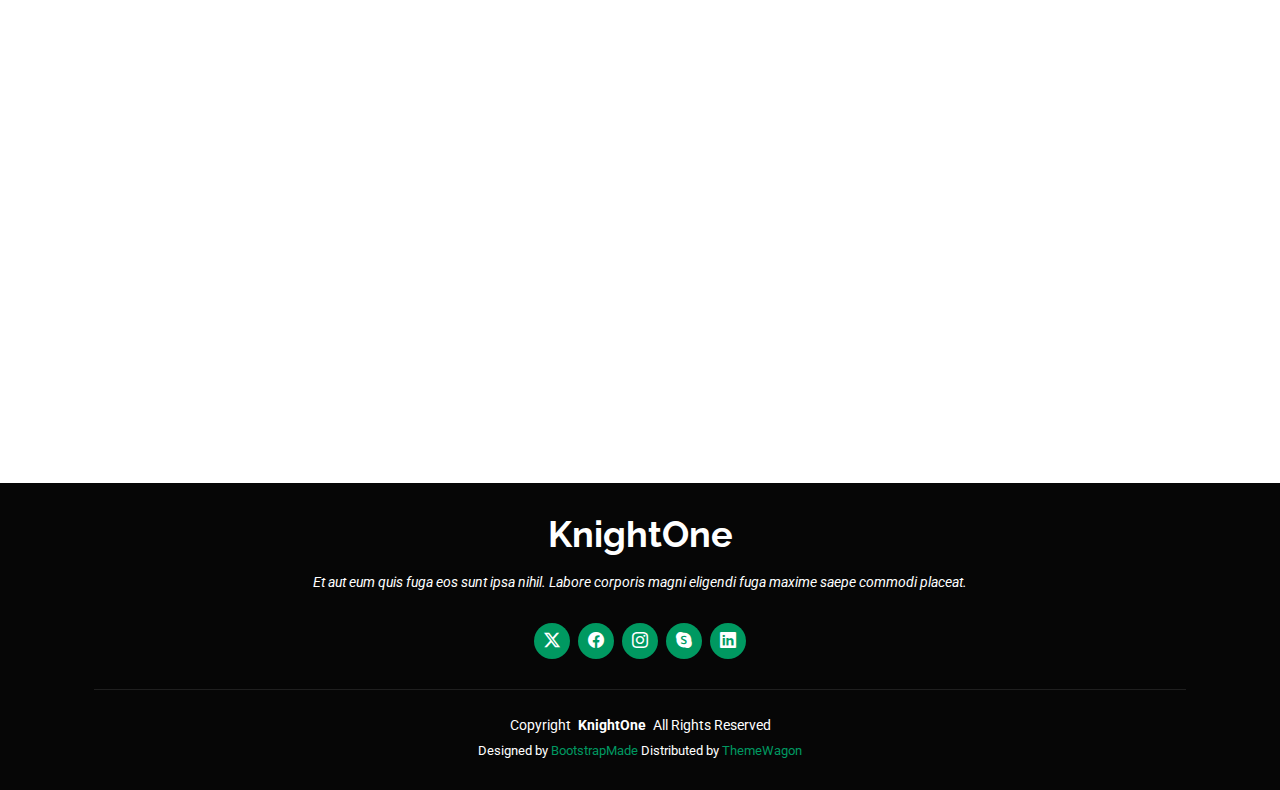
<file: portfolio-details.html>
<!DOCTYPE html>
<html lang="en">

<head>
  <meta charset="utf-8">
  <meta content="width=device-width, initial-scale=1.0" name="viewport">
  <title>Portfolio Details - KnightOne Bootstrap Template</title>
  <meta name="description" content="">
  <meta name="keywords" content="">

  <!-- Favicons -->
  <link href="assets/img/favicon.png" rel="icon">
  <link href="assets/img/apple-touch-icon.png" rel="apple-touch-icon">

  <!-- Fonts -->
  <link href="https://fonts.googleapis.com" rel="preconnect">
  <link href="https://fonts.gstatic.com" rel="preconnect" crossorigin>
  <link href="https://fonts.googleapis.com/css2?family=Roboto:ital,wght@0,100;0,300;0,400;0,500;0,700;0,900;1,100;1,300;1,400;1,500;1,700;1,900&family=Poppins:ital,wght@0,100;0,200;0,300;0,400;0,500;0,600;0,700;0,800;0,900;1,100;1,200;1,300;1,400;1,500;1,600;1,700;1,800;1,900&family=Raleway:ital,wght@0,100;0,200;0,300;0,400;0,500;0,600;0,700;0,800;0,900;1,100;1,200;1,300;1,400;1,500;1,600;1,700;1,800;1,900&display=swap" rel="stylesheet">

  <!-- Vendor CSS Files -->
  <link href="assets/vendor/bootstrap/css/bootstrap.min.css" rel="stylesheet">
  <link href="assets/vendor/bootstrap-icons/bootstrap-icons.css" rel="stylesheet">
  <link href="assets/vendor/aos/aos.css" rel="stylesheet">
  <link href="assets/vendor/glightbox/css/glightbox.min.css" rel="stylesheet">
  <link href="assets/vendor/swiper/swiper-bundle.min.css" rel="stylesheet">

  <!-- Main CSS File -->
  <link href="assets/css/main.css" rel="stylesheet">

  <!-- =======================================================
  * Template Name: KnightOne
  * Template URL: https://bootstrapmade.com/knight-simple-one-page-bootstrap-template/
  * Updated: Oct 16 2024 with Bootstrap v5.3.3
  * Author: BootstrapMade.com
  * License: https://bootstrapmade.com/license/
  ======================================================== -->
</head>

<body class="portfolio-details-page">

  <header id="header" class="header d-flex align-items-center fixed-top">
    <div class="container position-relative d-flex align-items-center justify-content-between">

      <a href="index.html" class="logo d-flex align-items-center me-auto me-xl-0">
        <!-- Uncomment the line below if you also wish to use an image logo -->
        <!-- <img src="assets/img/logo.png" alt=""> -->
        <h1 class="sitename">KnightOne</h1>
      </a>

      <nav id="navmenu" class="navmenu">
        <ul>
          <li><a href="#hero">Home</a></li>
          <li><a href="#about">About</a></li>
          <li><a href="#services">Services</a></li>
          <li><a href="#portfolio">Portfolio</a></li>
          <li><a href="#pricing">Pricing</a></li>
          <li><a href="blog.html">Blog</a></li>
          <li class="dropdown"><a href="#"><span>Dropdown</span> <i class="bi bi-chevron-down toggle-dropdown"></i></a>
            <ul>
              <li><a href="#">Dropdown 1</a></li>
              <li class="dropdown"><a href="#"><span>Deep Dropdown</span> <i class="bi bi-chevron-down toggle-dropdown"></i></a>
                <ul>
                  <li><a href="#">Deep Dropdown 1</a></li>
                  <li><a href="#">Deep Dropdown 2</a></li>
                  <li><a href="#">Deep Dropdown 3</a></li>
                  <li><a href="#">Deep Dropdown 4</a></li>
                  <li><a href="#">Deep Dropdown 5</a></li>
                </ul>
              </li>
              <li><a href="#">Dropdown 2</a></li>
              <li><a href="#">Dropdown 3</a></li>
              <li><a href="#">Dropdown 4</a></li>
            </ul>
          </li>
          <li><a href="#contact">Contact</a></li>
        </ul>
        <i class="mobile-nav-toggle d-xl-none bi bi-list"></i>
      </nav>

      <a class="cta-btn" href="#about">Get Started</a>

    </div>
  </header>

  <main class="main">

    <!-- Page Title -->
    <div class="page-title dark-background" data-aos="fade" style="background-image: url(assets/img/page-title-bg.webp);">
      <div class="container position-relative">
        <h1>Portfolio Details</h1>
        <p>Esse dolorum voluptatum ullam est sint nemo et est ipsa porro placeat quibusdam quia assumenda numquam molestias.</p>
        <nav class="breadcrumbs">
          <ol>
            <li><a href="index.html">Home</a></li>
            <li class="current">Portfolio Details</li>
          </ol>
        </nav>
      </div>
    </div><!-- End Page Title -->

    <!-- Portfolio Details Section -->
    <section id="portfolio-details" class="portfolio-details section">

      <div class="container" data-aos="fade-up">

        <div class="portfolio-details-slider swiper init-swiper">
          <script type="application/json" class="swiper-config">
            {
              "loop": true,
              "speed": 600,
              "autoplay": {
                "delay": 5000
              },
              "slidesPerView": "auto",
              "navigation": {
                "nextEl": ".swiper-button-next",
                "prevEl": ".swiper-button-prev"
              },
              "pagination": {
                "el": ".swiper-pagination",
                "type": "bullets",
                "clickable": true
              }
            }
          </script>
          <div class="swiper-wrapper align-items-center">

            <div class="swiper-slide">
              <img src="assets/img/portfolio/app-1.jpg" alt="">
            </div>

            <div class="swiper-slide">
              <img src="assets/img/portfolio/product-1.jpg" alt="">
            </div>

            <div class="swiper-slide">
              <img src="assets/img/portfolio/branding-1.jpg" alt="">
            </div>

            <div class="swiper-slide">
              <img src="assets/img/portfolio/books-1.jpg" alt="">
            </div>

          </div>
          <div class="swiper-button-prev"></div>
          <div class="swiper-button-next"></div>
          <div class="swiper-pagination"></div>
        </div>

        <div class="row justify-content-between gy-4 mt-4">

          <div class="col-lg-8" data-aos="fade-up">
            <div class="portfolio-description">
              <h2>This is an example of portfolio details</h2>
              <p>
                Autem ipsum nam porro corporis rerum. Quis eos dolorem eos itaque inventore commodi labore quia quia. Exercitationem repudiandae officiis neque suscipit non officia eaque itaque enim. Voluptatem officia accusantium nesciunt est omnis tempora consectetur dignissimos. Sequi nulla at esse enim cum deserunt eius.
              </p>
              <p>
                Amet consequatur qui dolore veniam voluptatem voluptatem sit. Non aspernatur atque natus ut cum nam et. Praesentium error dolores rerum minus sequi quia veritatis eum. Eos et doloribus doloremque nesciunt molestiae laboriosam.
              </p>

              <div class="testimonial-item">
                <p>
                  <i class="bi bi-quote quote-icon-left"></i>
                  <span>Export tempor illum tamen malis malis eram quae irure esse labore quem cillum quid cillum eram malis quorum velit fore eram velit sunt aliqua noster fugiat irure amet legam anim culpa.</span>
                  <i class="bi bi-quote quote-icon-right"></i>
                </p>
                <div>
                  <img src="assets/img/testimonials/testimonials-2.jpg" class="testimonial-img" alt="">
                  <h3>Sara Wilsson</h3>
                  <h4>Designer</h4>
                </div>
              </div>

              <p>
                Impedit ipsum quae et aliquid doloribus et voluptatem quasi. Perspiciatis occaecati earum et magnam animi. Quibusdam non qui ea vitae suscipit vitae sunt. Repudiandae incidunt cumque minus deserunt assumenda tempore. Delectus voluptas necessitatibus est.
              </p>

              <p>
                Sunt voluptatum sapiente facilis quo odio aut ipsum repellat debitis. Molestiae et autem libero. Explicabo et quod necessitatibus similique quis dolor eum. Numquam eaque praesentium rem et qui nesciunt.
              </p>

            </div>
          </div>

          <div class="col-lg-3" data-aos="fade-up" data-aos-delay="100">
            <div class="portfolio-info">
              <h3>Project information</h3>
              <ul>
                <li><strong>Category</strong> Web design</li>
                <li><strong>Client</strong> ASU Company</li>
                <li><strong>Project date</strong> 01 March, 2020</li>
                <li><strong>Project URL</strong> <a href="#">www.example.com</a></li>
                <li><a href="#" class="btn-visit align-self-start">Visit Website</a></li>
              </ul>
            </div>
          </div>

        </div>

      </div>

    </section><!-- /Portfolio Details Section -->

  </main>

  <footer id="footer" class="footer dark-background">
    <div class="container">
      <h3 class="sitename">KnightOne</h3>
      <p>Et aut eum quis fuga eos sunt ipsa nihil. Labore corporis magni eligendi fuga maxime saepe commodi placeat.</p>
      <div class="social-links d-flex justify-content-center">
        <a href=""><i class="bi bi-twitter-x"></i></a>
        <a href=""><i class="bi bi-facebook"></i></a>
        <a href=""><i class="bi bi-instagram"></i></a>
        <a href=""><i class="bi bi-skype"></i></a>
        <a href=""><i class="bi bi-linkedin"></i></a>
      </div>
      <div class="container">
        <div class="copyright">
          <span>Copyright</span> <strong class="px-1 sitename">KnightOne</strong> <span>All Rights Reserved</span>
        </div>
        <div class="credits">
          <!-- All the links in the footer should remain intact. -->
          <!-- You can delete the links only if you've purchased the pro version. -->
          <!-- Licensing information: https://bootstrapmade.com/license/ -->
          <!-- Purchase the pro version with working PHP/AJAX contact form: [buy-url] -->
          Designed by <a href="https://bootstrapmade.com/">BootstrapMade</a> Distributed by <a href=“https://themewagon.com>ThemeWagon
        </div>
      </div>
    </div>
  </footer>

  <!-- Scroll Top -->
  <a href="#" id="scroll-top" class="scroll-top d-flex align-items-center justify-content-center"><i class="bi bi-arrow-up-short"></i></a>

  <!-- Preloader -->
  <div id="preloader"></div>

  <!-- Vendor JS Files -->
  <script src="assets/vendor/bootstrap/js/bootstrap.bundle.min.js"></script>
  <script src="assets/vendor/php-email-form/validate.js"></script>
  <script src="assets/vendor/aos/aos.js"></script>
  <script src="assets/vendor/glightbox/js/glightbox.min.js"></script>
  <script src="assets/vendor/purecounter/purecounter_vanilla.js"></script>
  <script src="assets/vendor/imagesloaded/imagesloaded.pkgd.min.js"></script>
  <script src="assets/vendor/isotope-layout/isotope.pkgd.min.js"></script>
  <script src="assets/vendor/swiper/swiper-bundle.min.js"></script>

  <!-- Main JS File -->
  <script src="assets/js/main.js"></script>

</body>

</html>
</file>
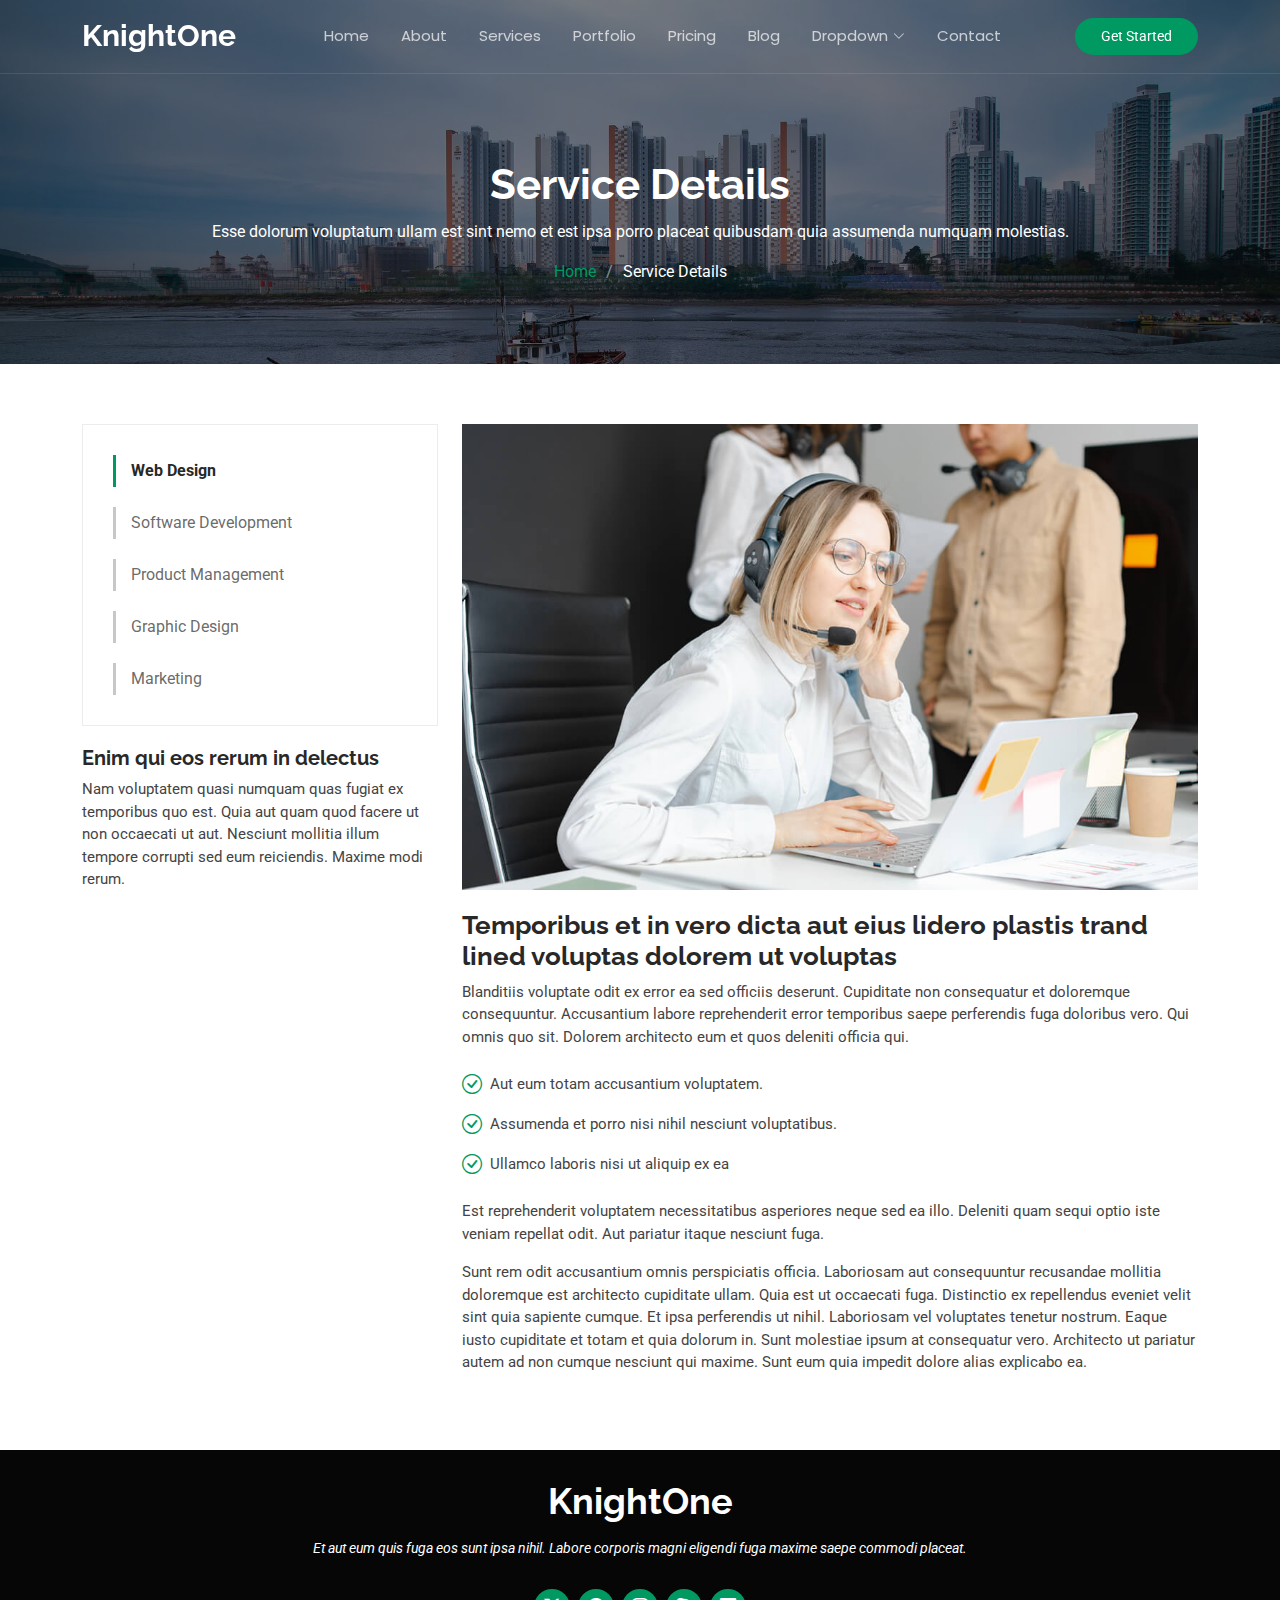
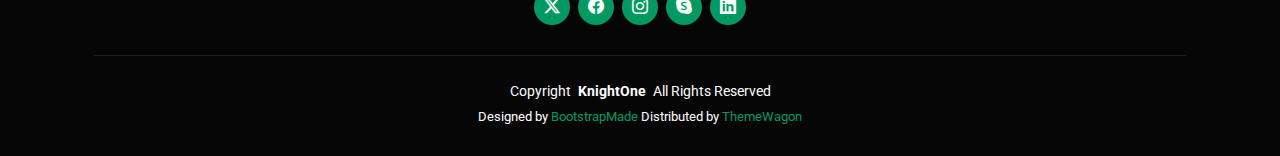
<file: service-details.html>
<!DOCTYPE html>
<html lang="en">

<head>
  <meta charset="utf-8">
  <meta content="width=device-width, initial-scale=1.0" name="viewport">
  <title>Service Details - KnightOne Bootstrap Template</title>
  <meta name="description" content="">
  <meta name="keywords" content="">

  <!-- Favicons -->
  <link href="assets/img/favicon.png" rel="icon">
  <link href="assets/img/apple-touch-icon.png" rel="apple-touch-icon">

  <!-- Fonts -->
  <link href="https://fonts.googleapis.com" rel="preconnect">
  <link href="https://fonts.gstatic.com" rel="preconnect" crossorigin>
  <link href="https://fonts.googleapis.com/css2?family=Roboto:ital,wght@0,100;0,300;0,400;0,500;0,700;0,900;1,100;1,300;1,400;1,500;1,700;1,900&family=Poppins:ital,wght@0,100;0,200;0,300;0,400;0,500;0,600;0,700;0,800;0,900;1,100;1,200;1,300;1,400;1,500;1,600;1,700;1,800;1,900&family=Raleway:ital,wght@0,100;0,200;0,300;0,400;0,500;0,600;0,700;0,800;0,900;1,100;1,200;1,300;1,400;1,500;1,600;1,700;1,800;1,900&display=swap" rel="stylesheet">

  <!-- Vendor CSS Files -->
  <link href="assets/vendor/bootstrap/css/bootstrap.min.css" rel="stylesheet">
  <link href="assets/vendor/bootstrap-icons/bootstrap-icons.css" rel="stylesheet">
  <link href="assets/vendor/aos/aos.css" rel="stylesheet">
  <link href="assets/vendor/glightbox/css/glightbox.min.css" rel="stylesheet">
  <link href="assets/vendor/swiper/swiper-bundle.min.css" rel="stylesheet">

  <!-- Main CSS File -->
  <link href="assets/css/main.css" rel="stylesheet">

  <!-- =======================================================
  * Template Name: KnightOne
  * Template URL: https://bootstrapmade.com/knight-simple-one-page-bootstrap-template/
  * Updated: Oct 16 2024 with Bootstrap v5.3.3
  * Author: BootstrapMade.com
  * License: https://bootstrapmade.com/license/
  ======================================================== -->
</head>

<body class="service-details-page">

  <header id="header" class="header d-flex align-items-center fixed-top">
    <div class="container position-relative d-flex align-items-center justify-content-between">

      <a href="index.html" class="logo d-flex align-items-center me-auto me-xl-0">
        <!-- Uncomment the line below if you also wish to use an image logo -->
        <!-- <img src="assets/img/logo.png" alt=""> -->
        <h1 class="sitename">KnightOne</h1>
      </a>

      <nav id="navmenu" class="navmenu">
        <ul>
          <li><a href="#hero">Home</a></li>
          <li><a href="#about">About</a></li>
          <li><a href="#services">Services</a></li>
          <li><a href="#portfolio">Portfolio</a></li>
          <li><a href="#pricing">Pricing</a></li>
          <li><a href="blog.html">Blog</a></li>
          <li class="dropdown"><a href="#"><span>Dropdown</span> <i class="bi bi-chevron-down toggle-dropdown"></i></a>
            <ul>
              <li><a href="#">Dropdown 1</a></li>
              <li class="dropdown"><a href="#"><span>Deep Dropdown</span> <i class="bi bi-chevron-down toggle-dropdown"></i></a>
                <ul>
                  <li><a href="#">Deep Dropdown 1</a></li>
                  <li><a href="#">Deep Dropdown 2</a></li>
                  <li><a href="#">Deep Dropdown 3</a></li>
                  <li><a href="#">Deep Dropdown 4</a></li>
                  <li><a href="#">Deep Dropdown 5</a></li>
                </ul>
              </li>
              <li><a href="#">Dropdown 2</a></li>
              <li><a href="#">Dropdown 3</a></li>
              <li><a href="#">Dropdown 4</a></li>
            </ul>
          </li>
          <li><a href="#contact">Contact</a></li>
        </ul>
        <i class="mobile-nav-toggle d-xl-none bi bi-list"></i>
      </nav>

      <a class="cta-btn" href="#about">Get Started</a>

    </div>
  </header>

  <main class="main">

    <!-- Page Title -->
    <div class="page-title dark-background" data-aos="fade" style="background-image: url(assets/img/page-title-bg.webp);">
      <div class="container position-relative">
        <h1>Service Details</h1>
        <p>Esse dolorum voluptatum ullam est sint nemo et est ipsa porro placeat quibusdam quia assumenda numquam molestias.</p>
        <nav class="breadcrumbs">
          <ol>
            <li><a href="index.html">Home</a></li>
            <li class="current">Service Details</li>
          </ol>
        </nav>
      </div>
    </div><!-- End Page Title -->

    <!-- Service Details Section -->
    <section id="service-details" class="service-details section">

      <div class="container">

        <div class="row gy-4">

          <div class="col-lg-4" data-aos="fade-up" data-aos-delay="100">
            <div class="services-list">
              <a href="#" class="active">Web Design</a>
              <a href="#">Software Development</a>
              <a href="#">Product Management</a>
              <a href="#">Graphic Design</a>
              <a href="#">Marketing</a>
            </div>

            <h4>Enim qui eos rerum in delectus</h4>
            <p>Nam voluptatem quasi numquam quas fugiat ex temporibus quo est. Quia aut quam quod facere ut non occaecati ut aut. Nesciunt mollitia illum tempore corrupti sed eum reiciendis. Maxime modi rerum.</p>
          </div>

          <div class="col-lg-8" data-aos="fade-up" data-aos-delay="200">
            <img src="assets/img/services.jpg" alt="" class="img-fluid services-img">
            <h3>Temporibus et in vero dicta aut eius lidero plastis trand lined voluptas dolorem ut voluptas</h3>
            <p>
              Blanditiis voluptate odit ex error ea sed officiis deserunt. Cupiditate non consequatur et doloremque consequuntur. Accusantium labore reprehenderit error temporibus saepe perferendis fuga doloribus vero. Qui omnis quo sit. Dolorem architecto eum et quos deleniti officia qui.
            </p>
            <ul>
              <li><i class="bi bi-check-circle"></i> <span>Aut eum totam accusantium voluptatem.</span></li>
              <li><i class="bi bi-check-circle"></i> <span>Assumenda et porro nisi nihil nesciunt voluptatibus.</span></li>
              <li><i class="bi bi-check-circle"></i> <span>Ullamco laboris nisi ut aliquip ex ea</span></li>
            </ul>
            <p>
              Est reprehenderit voluptatem necessitatibus asperiores neque sed ea illo. Deleniti quam sequi optio iste veniam repellat odit. Aut pariatur itaque nesciunt fuga.
            </p>
            <p>
              Sunt rem odit accusantium omnis perspiciatis officia. Laboriosam aut consequuntur recusandae mollitia doloremque est architecto cupiditate ullam. Quia est ut occaecati fuga. Distinctio ex repellendus eveniet velit sint quia sapiente cumque. Et ipsa perferendis ut nihil. Laboriosam vel voluptates tenetur nostrum. Eaque iusto cupiditate et totam et quia dolorum in. Sunt molestiae ipsum at consequatur vero. Architecto ut pariatur autem ad non cumque nesciunt qui maxime. Sunt eum quia impedit dolore alias explicabo ea.
            </p>
          </div>

        </div>

      </div>

    </section><!-- /Service Details Section -->

  </main>

  <footer id="footer" class="footer dark-background">
    <div class="container">
      <h3 class="sitename">KnightOne</h3>
      <p>Et aut eum quis fuga eos sunt ipsa nihil. Labore corporis magni eligendi fuga maxime saepe commodi placeat.</p>
      <div class="social-links d-flex justify-content-center">
        <a href=""><i class="bi bi-twitter-x"></i></a>
        <a href=""><i class="bi bi-facebook"></i></a>
        <a href=""><i class="bi bi-instagram"></i></a>
        <a href=""><i class="bi bi-skype"></i></a>
        <a href=""><i class="bi bi-linkedin"></i></a>
      </div>
      <div class="container">
        <div class="copyright">
          <span>Copyright</span> <strong class="px-1 sitename">KnightOne</strong> <span>All Rights Reserved</span>
        </div>
        <div class="credits">
          <!-- All the links in the footer should remain intact. -->
          <!-- You can delete the links only if you've purchased the pro version. -->
          <!-- Licensing information: https://bootstrapmade.com/license/ -->
          <!-- Purchase the pro version with working PHP/AJAX contact form: [buy-url] -->
          Designed by <a href="https://bootstrapmade.com/">BootstrapMade</a> Distributed by <a href=“https://themewagon.com>ThemeWagon
        </div>
      </div>
    </div>
  </footer>

  <!-- Scroll Top -->
  <a href="#" id="scroll-top" class="scroll-top d-flex align-items-center justify-content-center"><i class="bi bi-arrow-up-short"></i></a>

  <!-- Preloader -->
  <div id="preloader"></div>

  <!-- Vendor JS Files -->
  <script src="assets/vendor/bootstrap/js/bootstrap.bundle.min.js"></script>
  <script src="assets/vendor/php-email-form/validate.js"></script>
  <script src="assets/vendor/aos/aos.js"></script>
  <script src="assets/vendor/glightbox/js/glightbox.min.js"></script>
  <script src="assets/vendor/purecounter/purecounter_vanilla.js"></script>
  <script src="assets/vendor/imagesloaded/imagesloaded.pkgd.min.js"></script>
  <script src="assets/vendor/isotope-layout/isotope.pkgd.min.js"></script>
  <script src="assets/vendor/swiper/swiper-bundle.min.js"></script>

  <!-- Main JS File -->
  <script src="assets/js/main.js"></script>

</body>

</html>
</file>
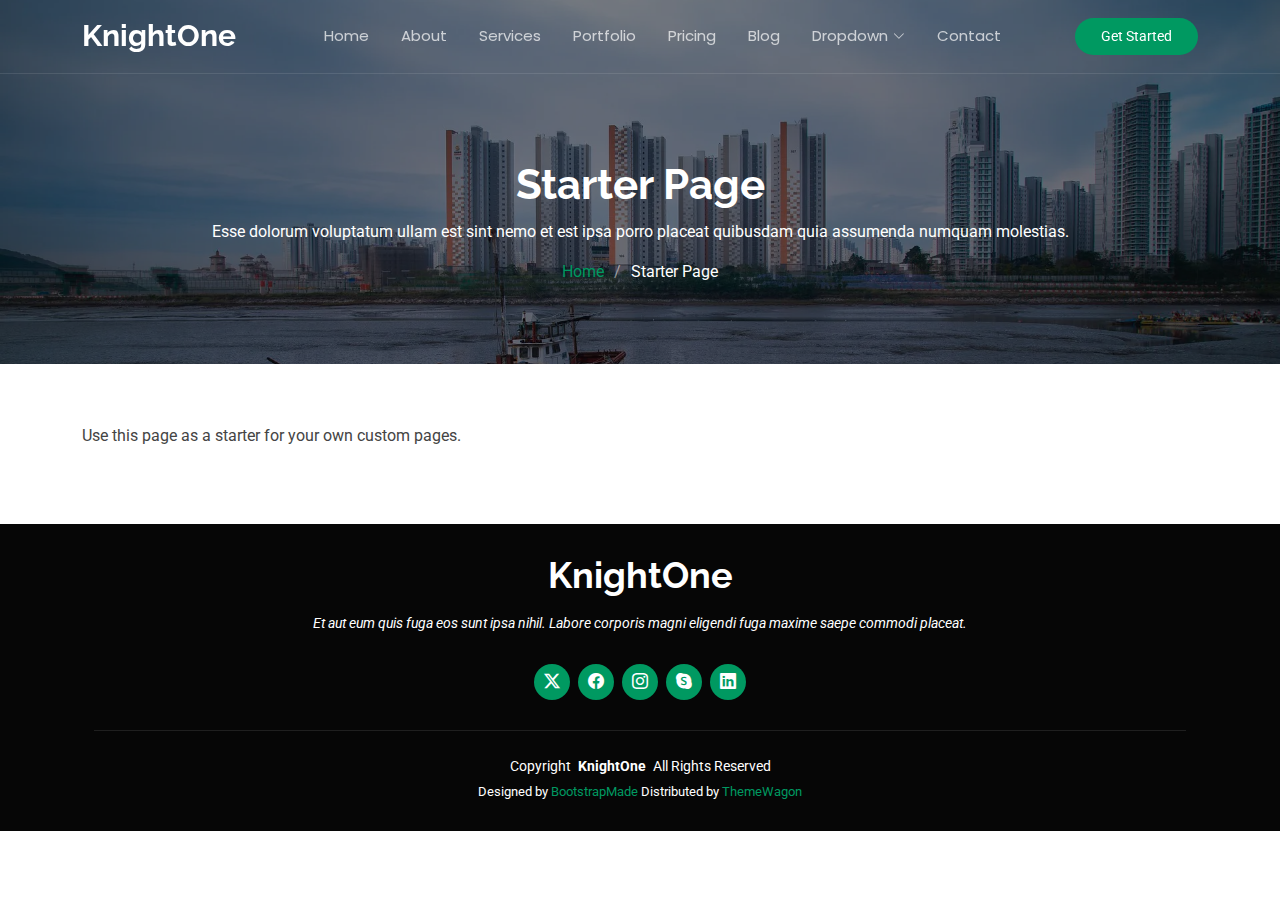
<file: starter-page.html>
<!DOCTYPE html>
<html lang="en">

<head>
  <meta charset="utf-8">
  <meta content="width=device-width, initial-scale=1.0" name="viewport">
  <title>Starter Page - KnightOne Bootstrap Template</title>
  <meta name="description" content="">
  <meta name="keywords" content="">

  <!-- Favicons -->
  <link href="assets/img/favicon.png" rel="icon">
  <link href="assets/img/apple-touch-icon.png" rel="apple-touch-icon">

  <!-- Fonts -->
  <link href="https://fonts.googleapis.com" rel="preconnect">
  <link href="https://fonts.gstatic.com" rel="preconnect" crossorigin>
  <link href="https://fonts.googleapis.com/css2?family=Roboto:ital,wght@0,100;0,300;0,400;0,500;0,700;0,900;1,100;1,300;1,400;1,500;1,700;1,900&family=Poppins:ital,wght@0,100;0,200;0,300;0,400;0,500;0,600;0,700;0,800;0,900;1,100;1,200;1,300;1,400;1,500;1,600;1,700;1,800;1,900&family=Raleway:ital,wght@0,100;0,200;0,300;0,400;0,500;0,600;0,700;0,800;0,900;1,100;1,200;1,300;1,400;1,500;1,600;1,700;1,800;1,900&display=swap" rel="stylesheet">

  <!-- Vendor CSS Files -->
  <link href="assets/vendor/bootstrap/css/bootstrap.min.css" rel="stylesheet">
  <link href="assets/vendor/bootstrap-icons/bootstrap-icons.css" rel="stylesheet">
  <link href="assets/vendor/aos/aos.css" rel="stylesheet">
  <link href="assets/vendor/glightbox/css/glightbox.min.css" rel="stylesheet">
  <link href="assets/vendor/swiper/swiper-bundle.min.css" rel="stylesheet">

  <!-- Main CSS File -->
  <link href="assets/css/main.css" rel="stylesheet">

  <!-- =======================================================
  * Template Name: KnightOne
  * Template URL: https://bootstrapmade.com/knight-simple-one-page-bootstrap-template/
  * Updated: Oct 16 2024 with Bootstrap v5.3.3
  * Author: BootstrapMade.com
  * License: https://bootstrapmade.com/license/
  ======================================================== -->
</head>

<body class="starter-page-page">

  <header id="header" class="header d-flex align-items-center fixed-top">
    <div class="container position-relative d-flex align-items-center justify-content-between">

      <a href="index.html" class="logo d-flex align-items-center me-auto me-xl-0">
        <!-- Uncomment the line below if you also wish to use an image logo -->
        <!-- <img src="assets/img/logo.png" alt=""> -->
        <h1 class="sitename">KnightOne</h1>
      </a>

      <nav id="navmenu" class="navmenu">
        <ul>
          <li><a href="#hero">Home</a></li>
          <li><a href="#about">About</a></li>
          <li><a href="#services">Services</a></li>
          <li><a href="#portfolio">Portfolio</a></li>
          <li><a href="#pricing">Pricing</a></li>
          <li><a href="blog.html">Blog</a></li>
          <li class="dropdown"><a href="#"><span>Dropdown</span> <i class="bi bi-chevron-down toggle-dropdown"></i></a>
            <ul>
              <li><a href="#">Dropdown 1</a></li>
              <li class="dropdown"><a href="#"><span>Deep Dropdown</span> <i class="bi bi-chevron-down toggle-dropdown"></i></a>
                <ul>
                  <li><a href="#">Deep Dropdown 1</a></li>
                  <li><a href="#">Deep Dropdown 2</a></li>
                  <li><a href="#">Deep Dropdown 3</a></li>
                  <li><a href="#">Deep Dropdown 4</a></li>
                  <li><a href="#">Deep Dropdown 5</a></li>
                </ul>
              </li>
              <li><a href="#">Dropdown 2</a></li>
              <li><a href="#">Dropdown 3</a></li>
              <li><a href="#">Dropdown 4</a></li>
            </ul>
          </li>
          <li><a href="#contact">Contact</a></li>
        </ul>
        <i class="mobile-nav-toggle d-xl-none bi bi-list"></i>
      </nav>

      <a class="cta-btn" href="#about">Get Started</a>

    </div>
  </header>

  <main class="main">

    <!-- Page Title -->
    <div class="page-title dark-background" data-aos="fade" style="background-image: url(assets/img/page-title-bg.webp);">
      <div class="container position-relative">
        <h1>Starter Page</h1>
        <p>Esse dolorum voluptatum ullam est sint nemo et est ipsa porro placeat quibusdam quia assumenda numquam molestias.</p>
        <nav class="breadcrumbs">
          <ol>
            <li><a href="index.html">Home</a></li>
            <li class="current">Starter Page</li>
          </ol>
        </nav>
      </div>
    </div><!-- End Page Title -->

    <!-- Starter Section Section -->
    <section id="starter-section" class="starter-section section">

      <div class="container" data-aos="fade-up">
        <p>Use this page as a starter for your own custom pages.</p>
      </div>

    </section><!-- /Starter Section Section -->

  </main>

  <footer id="footer" class="footer dark-background">
    <div class="container">
      <h3 class="sitename">KnightOne</h3>
      <p>Et aut eum quis fuga eos sunt ipsa nihil. Labore corporis magni eligendi fuga maxime saepe commodi placeat.</p>
      <div class="social-links d-flex justify-content-center">
        <a href=""><i class="bi bi-twitter-x"></i></a>
        <a href=""><i class="bi bi-facebook"></i></a>
        <a href=""><i class="bi bi-instagram"></i></a>
        <a href=""><i class="bi bi-skype"></i></a>
        <a href=""><i class="bi bi-linkedin"></i></a>
      </div>
      <div class="container">
        <div class="copyright">
          <span>Copyright</span> <strong class="px-1 sitename">KnightOne</strong> <span>All Rights Reserved</span>
        </div>
        <div class="credits">
          <!-- All the links in the footer should remain intact. -->
          <!-- You can delete the links only if you've purchased the pro version. -->
          <!-- Licensing information: https://bootstrapmade.com/license/ -->
          <!-- Purchase the pro version with working PHP/AJAX contact form: [buy-url] -->
          Designed by <a href="https://bootstrapmade.com/">BootstrapMade</a> Distributed by <a href=“https://themewagon.com>ThemeWagon
        </div>
      </div>
    </div>
  </footer>

  <!-- Scroll Top -->
  <a href="#" id="scroll-top" class="scroll-top d-flex align-items-center justify-content-center"><i class="bi bi-arrow-up-short"></i></a>

  <!-- Preloader -->
  <div id="preloader"></div>

  <!-- Vendor JS Files -->
  <script src="assets/vendor/bootstrap/js/bootstrap.bundle.min.js"></script>
  <script src="assets/vendor/php-email-form/validate.js"></script>
  <script src="assets/vendor/aos/aos.js"></script>
  <script src="assets/vendor/glightbox/js/glightbox.min.js"></script>
  <script src="assets/vendor/purecounter/purecounter_vanilla.js"></script>
  <script src="assets/vendor/imagesloaded/imagesloaded.pkgd.min.js"></script>
  <script src="assets/vendor/isotope-layout/isotope.pkgd.min.js"></script>
  <script src="assets/vendor/swiper/swiper-bundle.min.js"></script>

  <!-- Main JS File -->
  <script src="assets/js/main.js"></script>

</body>

</html>
</file>
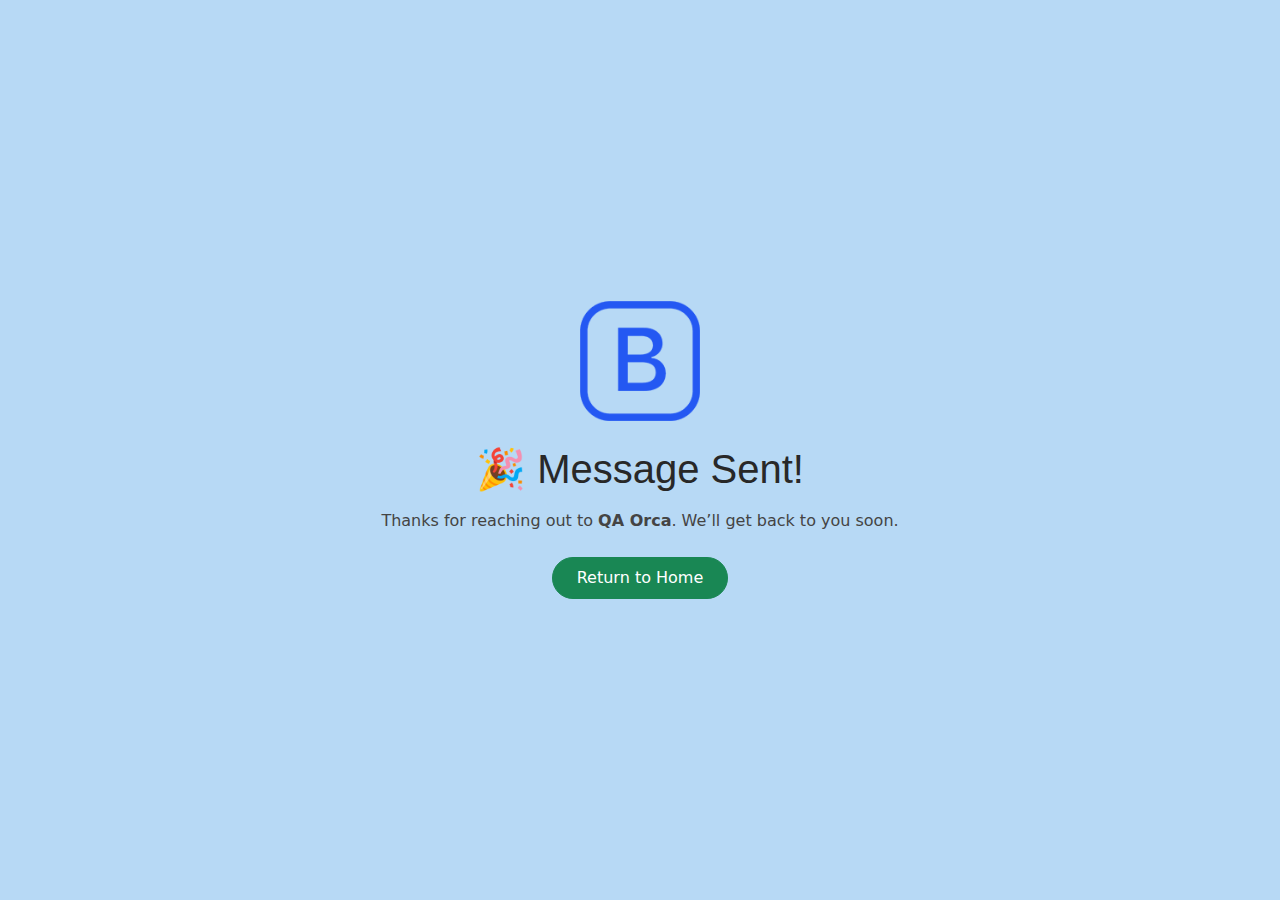
<file: thank-you.html>
<!DOCTYPE html>
<html lang="en">
<head>
  <meta charset="UTF-8">
  <title>Thank You!</title>
  <meta name="viewport" content="width=device-width, initial-scale=1.0">
  <link href="assets/vendor/bootstrap/css/bootstrap.min.css" rel="stylesheet">
  <link href="assets/css/main.css" rel="stylesheet">
  <style>
    body {
      background-color: #b7d9f5;
      font-family: var(--default-font);
    }
  </style>
</head>
<body class="d-flex align-items-center justify-content-center vh-100 text-center">

  <div>
    <img src="assets/img/logo.png" alt="QA Orca Logo" class="mb-4" style="max-width: 120px;">
    <h1 class="mb-3">🎉 Message Sent!</h1>
    <p class="mb-4">Thanks for reaching out to <strong>QA Orca</strong>. We’ll get back to you soon.</p>
    <a href="index.html" class="btn btn-success rounded-pill px-4 py-2">Return to Home</a>
  </div>

</body>
</html>
</file>
<file: assets/css/main.css>
/**
* Template Name: KnightOne
* Template URL: https://bootstrapmade.com/knight-simple-one-page-bootstrap-template/
* Updated: Oct 16 2024 with Bootstrap v5.3.3
* Author: BootstrapMade.com
* License: https://bootstrapmade.com/license/
*/

/*--------------------------------------------------------------
# Font & Color Variables
# Help: https://bootstrapmade.com/color-system/
--------------------------------------------------------------*/
/* Fonts */
:root {
  --default-font: "Roboto",  system-ui, -apple-system, "Segoe UI", Roboto, "Helvetica Neue", Arial, "Noto Sans", "Liberation Sans", sans-serif, "Apple Color Emoji", "Segoe UI Emoji", "Segoe UI Symbol", "Noto Color Emoji";
  --heading-font: "Raleway",  sans-serif;
  --nav-font: "Poppins",  sans-serif;
}

/* Global Colors - The following color variables are used throughout the website. Updating them here will change the color scheme of the entire website */
:root { 
  --background-color: #ffffff; /* Background color for the entire website, including individual sections */
  --default-color: #444444; /* Default color used for the majority of the text content across the entire website */
  --heading-color: #282828; /* Color for headings, subheadings and title throughout the website */
  --accent-color: #009961; /* Accent color that represents your brand on the website. It's used for buttons, links, and other elements that need to stand out */
  --surface-color: #ffffff; /* The surface color is used as a background of boxed elements within sections, such as cards, icon boxes, or other elements that require a visual separation from the global background. */
  --contrast-color: #ffffff; /* Contrast color for text, ensuring readability against backgrounds of accent, heading, or default colors. */
}

/* Nav Menu Colors - The following color variables are used specifically for the navigation menu. They are separate from the global colors to allow for more customization options */
:root {
  --nav-color: #ffffff;  /* The default color of the main navmenu links */
  --nav-hover-color: #009961; /* Applied to main navmenu links when they are hovered over or active */
  --nav-mobile-background-color: #ffffff; /* Used as the background color for mobile navigation menu */
  --nav-dropdown-background-color: #ffffff; /* Used as the background color for dropdown items that appear when hovering over primary navigation items */
  --nav-dropdown-color: #444444; /* Used for navigation links of the dropdown items in the navigation menu. */
  --nav-dropdown-hover-color: #009961; /* Similar to --nav-hover-color, this color is applied to dropdown navigation links when they are hovered over. */
}

/* Color Presets - These classes override global colors when applied to any section or element, providing reuse of the sam color scheme. */

.light-background {
  --background-color: #f9f9f9;
  --surface-color: #ffffff;
}

.dark-background {
  --background-color: #060606;
  --default-color: #ffffff;
  --heading-color: #ffffff;
  --surface-color: #252525;
  --contrast-color: #ffffff;
}

/* Smooth scroll */
:root {
  scroll-behavior: smooth;
}

/*--------------------------------------------------------------
# General Styling & Shared Classes
--------------------------------------------------------------*/
body {
  color: var(--default-color);
  background-color: var(--background-color);
  font-family: var(--default-font);
}

a {
  color: var(--accent-color);
  text-decoration: none;
  transition: 0.3s;
}

a:hover {
  color: color-mix(in srgb, var(--accent-color), transparent 25%);
  text-decoration: none;
}

h1,
h2,
h3,
h4,
h5,
h6 {
  color: var(--heading-color);
  font-family: var(--heading-font);
}

/* Pulsating Play Button
------------------------------*/
.pulsating-play-btn {
  width: 94px;
  height: 94px;
  background: radial-gradient(var(--accent-color) 50%, color-mix(in srgb, var(--accent-color), transparent 75%) 52%);
  border-radius: 50%;
  display: block;
  position: relative;
  overflow: hidden;
}

.pulsating-play-btn:before {
  content: "";
  position: absolute;
  width: 120px;
  height: 120px;
  animation-delay: 0s;
  animation: pulsate-play-btn 2s;
  animation-direction: forwards;
  animation-iteration-count: infinite;
  animation-timing-function: steps;
  opacity: 1;
  border-radius: 50%;
  border: 5px solid color-mix(in srgb, var(--accent-color), transparent 30%);
  top: -15%;
  left: -15%;
  background: rgba(198, 16, 0, 0);
}

.pulsating-play-btn:after {
  content: "";
  position: absolute;
  left: 50%;
  top: 50%;
  transform: translateX(-40%) translateY(-50%);
  width: 0;
  height: 0;
  border-top: 10px solid transparent;
  border-bottom: 10px solid transparent;
  border-left: 15px solid #fff;
  z-index: 100;
  transition: all 400ms cubic-bezier(0.55, 0.055, 0.675, 0.19);
}

.pulsating-play-btn:hover:before {
  content: "";
  position: absolute;
  left: 50%;
  top: 50%;
  transform: translateX(-40%) translateY(-50%);
  width: 0;
  height: 0;
  border: none;
  border-top: 10px solid transparent;
  border-bottom: 10px solid transparent;
  border-left: 15px solid #fff;
  z-index: 200;
  animation: none;
  border-radius: 0;
}

.pulsating-play-btn:hover:after {
  border-left: 15px solid var(--accent-color);
  transform: scale(20);
}

@keyframes pulsate-play-btn {
  0% {
    transform: scale(0.6, 0.6);
    opacity: 1;
  }

  100% {
    transform: scale(1, 1);
    opacity: 0;
  }
}

/* PHP Email Form Messages
------------------------------*/
.php-email-form .error-message {
  display: none;
  background: #df1529;
  color: #ffffff;
  text-align: left;
  padding: 15px;
  margin-bottom: 24px;
  font-weight: 600;
}

.php-email-form .sent-message {
  display: none;
  color: #ffffff;
  background: #059652;
  text-align: center;
  padding: 15px;
  margin-bottom: 24px;
  font-weight: 600;
}

.php-email-form .loading {
  display: none;
  background: var(--surface-color);
  text-align: center;
  padding: 15px;
  margin-bottom: 24px;
}

.php-email-form .loading:before {
  content: "";
  display: inline-block;
  border-radius: 50%;
  width: 24px;
  height: 24px;
  margin: 0 10px -6px 0;
  border: 3px solid var(--accent-color);
  border-top-color: var(--surface-color);
  animation: php-email-form-loading 1s linear infinite;
}

@keyframes php-email-form-loading {
  0% {
    transform: rotate(0deg);
  }

  100% {
    transform: rotate(360deg);
  }
}

/*--------------------------------------------------------------
# Global Header
--------------------------------------------------------------*/
.header {
  --background-color: rgba(0, 0, 0, 0);
  --default-color: #ffffff;
  --heading-color: #ffffff;
  color: var(--default-color);
  background-color: var(--background-color);
  padding: 10px 0;
  transition: all 0.5s;
  z-index: 997;
  border-bottom: 1px solid color-mix(in srgb, var(--default-color), transparent 90%);
}

.header .logo {
  line-height: 1;
}

.header .logo img {
  max-height: 36px;
  margin-right: 8px;
}

.header .logo h1 {
  font-size: 30px;
  margin: 0;
  font-weight: 700;
  color: var(--heading-color);
}

.header .cta-btn,
.header .cta-btn:focus {
  color: var(--contrast-color);
  background: var(--accent-color);
  font-size: 14px;
  padding: 8px 26px;
  margin: 0;
  border-radius: 50px;
  transition: 0.3s;
}

.header .cta-btn:hover,
.header .cta-btn:focus:hover {
  color: var(--contrast-color);
  background: color-mix(in srgb, var(--accent-color), transparent 15%);
}

@media (max-width: 1200px) {
  .header .logo {
    order: 1;
  }

  .header .logo h1 {
    font-size: 24px;
  }

  .header .cta-btn {
    order: 2;
    margin: 0 15px 0 0;
    padding: 6px 20px;
  }

  .header .navmenu {
    order: 3;
  }
}

/* Global Header on Scroll
------------------------------*/
.scrolled .header {
  --background-color: rgba(40, 40, 40, 0.9);
}

/*--------------------------------------------------------------
# Navigation Menu
--------------------------------------------------------------*/
/* Desktop Navigation */
@media (min-width: 1200px) {
  .navmenu {
    padding: 0;
  }

  .navmenu ul {
    margin: 0;
    padding: 0;
    display: flex;
    list-style: none;
    align-items: center;
  }

  .navmenu li {
    position: relative;
  }

  .navmenu>ul>li {
    white-space: nowrap;
    padding: 15px 14px;
  }

  .navmenu>ul>li:last-child {
    padding-right: 0;
  }

  .navmenu a,
  .navmenu a:focus {
    color: color-mix(in srgb, var(--nav-color), transparent 30%);
    font-size: 15px;
    padding: 0 2px;
    font-family: var(--nav-font);
    font-weight: 400;
    display: flex;
    align-items: center;
    justify-content: space-between;
    white-space: nowrap;
    transition: 0.3s;
    position: relative;
  }

  .navmenu a i,
  .navmenu a:focus i {
    font-size: 12px;
    line-height: 0;
    margin-left: 5px;
    transition: 0.3s;
  }

  .navmenu>ul>li>a:before {
    content: "";
    position: absolute;
    height: 2px;
    bottom: -27px;
    left: 0;
    background-color: var(--nav-hover-color);
    visibility: hidden;
    width: 0px;
    transition: all 0.3s ease-in-out 0s;
  }

  .navmenu a:hover:before,
  .navmenu li:hover>a:before,
  .navmenu .active:before {
    visibility: visible;
    width: 100%;
  }

  .navmenu li:hover>a,
  .navmenu .active,
  .navmenu .active:focus {
    color: var(--nav-color);
  }

  .navmenu .dropdown ul {
    margin: 0;
    padding: 10px 0;
    background: var(--nav-dropdown-background-color);
    display: block;
    position: absolute;
    visibility: hidden;
    left: 14px;
    top: 130%;
    opacity: 0;
    transition: 0.3s;
    border-radius: 4px;
    z-index: 99;
    box-shadow: 0px 0px 30px rgba(0, 0, 0, 0.1);
  }

  .navmenu .dropdown ul li {
    min-width: 200px;
  }

  .navmenu .dropdown ul a {
    padding: 10px 20px;
    font-size: 15px;
    text-transform: none;
    color: var(--nav-dropdown-color);
  }

  .navmenu .dropdown ul a i {
    font-size: 12px;
  }

  .navmenu .dropdown ul a:hover,
  .navmenu .dropdown ul .active:hover,
  .navmenu .dropdown ul li:hover>a {
    color: var(--nav-dropdown-hover-color);
  }

  .navmenu .dropdown:hover>ul {
    opacity: 1;
    top: 100%;
    visibility: visible;
  }

  .navmenu .dropdown .dropdown ul {
    top: 0;
    left: -90%;
    visibility: hidden;
  }

  .navmenu .dropdown .dropdown:hover>ul {
    opacity: 1;
    top: 0;
    left: -100%;
    visibility: visible;
  }
}

/* Mobile Navigation */
@media (max-width: 1199px) {
  .mobile-nav-toggle {
    color: var(--nav-color);
    font-size: 28px;
    line-height: 0;
    margin-right: 10px;
    cursor: pointer;
    transition: color 0.3s;
  }

  .navmenu {
    padding: 0;
    z-index: 9997;
  }

  .navmenu ul {
    display: none;
    list-style: none;
    position: absolute;
    inset: 60px 20px 20px 20px;
    padding: 10px 0;
    margin: 0;
    border-radius: 6px;
    background-color: var(--nav-mobile-background-color);
    border: 1px solid color-mix(in srgb, var(--default-color), transparent 90%);
    box-shadow: none;
    overflow-y: auto;
    transition: 0.3s;
    z-index: 9998;
  }

  .navmenu a,
  .navmenu a:focus {
    color: var(--nav-dropdown-color);
    padding: 10px 20px;
    font-family: var(--nav-font);
    font-size: 17px;
    font-weight: 500;
    display: flex;
    align-items: center;
    justify-content: space-between;
    white-space: nowrap;
    transition: 0.3s;
  }

  .navmenu a i,
  .navmenu a:focus i {
    font-size: 12px;
    line-height: 0;
    margin-left: 5px;
    width: 30px;
    height: 30px;
    display: flex;
    align-items: center;
    justify-content: center;
    border-radius: 50%;
    transition: 0.3s;
    background-color: color-mix(in srgb, var(--accent-color), transparent 90%);
  }

  .navmenu a i:hover,
  .navmenu a:focus i:hover {
    background-color: var(--accent-color);
    color: var(--contrast-color);
  }

  .navmenu a:hover,
  .navmenu .active,
  .navmenu .active:focus {
    color: var(--nav-dropdown-hover-color);
  }

  .navmenu .active i,
  .navmenu .active:focus i {
    background-color: var(--accent-color);
    color: var(--contrast-color);
    transform: rotate(180deg);
  }

  .navmenu .dropdown ul {
    position: static;
    display: none;
    z-index: 99;
    padding: 10px 0;
    margin: 10px 20px;
    background-color: var(--nav-dropdown-background-color);
    transition: all 0.5s ease-in-out;
  }

  .navmenu .dropdown ul ul {
    background-color: rgba(33, 37, 41, 0.1);
  }

  .navmenu .dropdown>.dropdown-active {
    display: block;
    background-color: rgba(33, 37, 41, 0.03);
  }

  .mobile-nav-active {
    overflow: hidden;
  }

  .mobile-nav-active .mobile-nav-toggle {
    color: #fff;
    position: absolute;
    font-size: 32px;
    top: 15px;
    right: 15px;
    margin-right: 0;
    z-index: 9999;
  }

  .mobile-nav-active .navmenu {
    position: fixed;
    overflow: hidden;
    inset: 0;
    background: rgba(33, 37, 41, 0.8);
    transition: 0.3s;
  }

  .mobile-nav-active .navmenu>ul {
    display: block;
  }
}

/*--------------------------------------------------------------
# Global Footer
--------------------------------------------------------------*/
.footer {
  color: var(--default-color);
  background-color: var(--background-color);
  font-size: 14px;
  text-align: center;
  padding: 30px 0;
  position: relative;
}

.footer h3 {
  font-size: 36px;
  font-weight: 700;
  position: relative;
  padding: 0;
  margin: 0 0 15px 0;
}

.footer p {
  font-size: 15;
  font-style: italic;
  padding: 0;
  margin: 0 0 30px 0;
}

.footer .social-links {
  margin: 0 0 30px 0;
}

.footer .social-links a {
  font-size: 16px;
  display: flex;
  align-items: center;
  justify-content: center;
  background: var(--accent-color);
  color: var(--contrast-color);
  line-height: 1;
  margin: 0 4px;
  border-radius: 50%;
  text-align: center;
  width: 36px;
  height: 36px;
  transition: 0.3s;
}

.footer .social-links a:hover {
  background: color-mix(in srgb, var(--accent-color), transparent 20%);
  text-decoration: none;
}

.footer .copyright {
  padding-top: 25px;
  border-top: 1px solid color-mix(in srgb, var(--default-color), transparent 90%);
}

.footer .credits {
  font-size: 13px;
  padding-top: 5px;
}

/*--------------------------------------------------------------
# Preloader
--------------------------------------------------------------*/
#preloader {
  position: fixed;
  inset: 0;
  z-index: 9999;
  overflow: hidden;
  background-color: var(--background-color);
  transition: all 0.6s ease-out;
}

#preloader:before {
  content: "";
  position: fixed;
  top: calc(50% - 30px);
  left: calc(50% - 30px);
  border: 6px solid var(--accent-color);
  border-top-color: color-mix(in srgb, var(--accent-color), transparent 90%);
  border-radius: 50%;
  width: 60px;
  height: 60px;
  animation: animate-preloader 1s linear infinite;
}

@keyframes animate-preloader {
  0% {
    transform: rotate(0deg);
  }

  100% {
    transform: rotate(360deg);
  }
}

/*--------------------------------------------------------------
# Scroll Top Button
--------------------------------------------------------------*/
.scroll-top {
  position: fixed;
  visibility: hidden;
  opacity: 0;
  right: 15px;
  bottom: -15px;
  z-index: 99999;
  background-color: var(--accent-color);
  width: 44px;
  height: 44px;
  border-radius: 50px;
  transition: all 0.4s;
}

.scroll-top i {
  font-size: 24px;
  color: var(--contrast-color);
  line-height: 0;
}

.scroll-top:hover {
  background-color: color-mix(in srgb, var(--accent-color), transparent 20%);
  color: var(--contrast-color);
}

.scroll-top.active {
  visibility: visible;
  opacity: 1;
  bottom: 15px;
}

/*--------------------------------------------------------------
# Disable aos animation delay on mobile devices
--------------------------------------------------------------*/
@media screen and (max-width: 768px) {
  [data-aos-delay] {
    transition-delay: 0 !important;
  }
}

/*--------------------------------------------------------------
# Global Page Titles & Breadcrumbs
--------------------------------------------------------------*/
.page-title {
  color: var(--default-color);
  background-color: var(--background-color);
  background-size: cover;
  background-position: center;
  background-repeat: no-repeat;
  padding: 160px 0 80px 0;
  text-align: center;
  position: relative;
}

.page-title:before {
  content: "";
  background-color: color-mix(in srgb, var(--background-color), transparent 50%);
  position: absolute;
  inset: 0;
}

.page-title h1 {
  font-size: 42px;
  font-weight: 700;
  margin-bottom: 10px;
}

.page-title .breadcrumbs ol {
  display: flex;
  flex-wrap: wrap;
  list-style: none;
  justify-content: center;
  padding: 0;
  margin: 0;
  font-size: 16px;
  font-weight: 400;
}

.page-title .breadcrumbs ol li+li {
  padding-left: 10px;
}

.page-title .breadcrumbs ol li+li::before {
  content: "/";
  display: inline-block;
  padding-right: 10px;
  color: color-mix(in srgb, var(--default-color), transparent 50%);
}

/*--------------------------------------------------------------
# Global Sections
--------------------------------------------------------------*/
section,
.section {
  color: var(--default-color);
  background-color: var(--background-color);
  padding: 60px 0;
  scroll-margin-top: 72px;
  overflow: clip;
}

@media (max-width: 1199px) {

  section,
  .section {
    scroll-margin-top: 57px;
  }
}

/*--------------------------------------------------------------
# Global Section Titles
--------------------------------------------------------------*/
.section-title {
  padding-bottom: 60px;
  position: relative;
}

.section-title h2 {
  font-size: 32px;
  font-weight: 700;
  margin-bottom: 20px;
  padding-bottom: 20px;
  position: relative;
}

.section-title h2:after {
  content: "";
  position: absolute;
  display: block;
  width: 50px;
  height: 3px;
  background: var(--accent-color);
  left: 0;
  right: 0;
  bottom: 0;
}

.section-title p {
  margin-bottom: 0;
  color: color-mix(in srgb, var(--default-color) 90%, white 50%);
}

/*--------------------------------------------------------------
# Hero Section
--------------------------------------------------------------*/
.hero {
  width: 100%;
  min-height: 100vh;
  position: relative;
  padding: 80px 0;
  display: flex;
  align-items: center;
  justify-content: center;
}

.hero img {
  position: absolute;
  inset: 0;
  display: block;
  width: 100%;
  height: 100%;
  object-fit: cover;
  z-index: 1;
}

.hero:before {
  content: "";
  background: color-mix(in srgb, var(--background-color), transparent 30%);
  position: absolute;
  inset: 0;
  z-index: 2;
}

.hero .container {
  position: relative;
  z-index: 3;
}

.hero h2 {
  margin: 0;
  font-size: 48px;
  font-weight: 700;
}

.hero p {
  color: color-mix(in srgb, var(--default-color), transparent 20%);
  margin: 10px 0 20px 0;
  font-size: 24px;
}

@media (max-width: 768px) {
  .hero h2 {
    font-size: 32px;
    line-height: 36px;
  }

  .hero p {
    font-size: 18px;
    line-height: 24px;
  }
}

/*--------------------------------------------------------------
# About Section
--------------------------------------------------------------*/
.about ul {
  list-style: none;
  padding: 0;
}

.about ul li {
  padding-bottom: 5px;
  display: flex;
  align-items: center;
}

.about ul i {
  font-size: 20px;
  padding-right: 4px;
  color: var(--accent-color);
}

.about .read-more {
  background: var(--accent-color);
  color: var(--contrast-color);
  font-family: var(--heading-font);
  font-weight: 500;
  font-size: 16px;
  letter-spacing: 1px;
  padding: 10px 28px;
  border-radius: 50px;
  transition: 0.3s;
  display: inline-flex;
  align-items: center;
  justify-content: center;
}

.about .read-more i {
  font-size: 18px;
  margin-left: 5px;
  line-height: 0;
  transition: 0.3s;
}

.about .read-more:hover {
  background: color-mix(in srgb, var(--accent-color), transparent 20%);
}

.about .read-more:hover i {
  transform: translate(5px, 0);
}

/*--------------------------------------------------------------
# Services Section
--------------------------------------------------------------*/
.services .service-item {
  background-color: var(--surface-color);
  box-shadow: 0px 5px 90px 0px rgba(0, 0, 0, 0.1);
  padding: 60px 30px;
  transition: all ease-in-out 0.3s;
  border-radius: 18px;
  border-bottom: 5px solid var(--surface-color);
  height: 100%;
}

.services .service-item .icon {
  color: var(--contrast-color);
  background: var(--accent-color);
  margin: 0;
  width: 64px;
  height: 64px;
  border-radius: 50px;
  display: flex;
  align-items: center;
  justify-content: center;
  margin-bottom: 20px;
  font-size: 28px;
  transition: ease-in-out 0.3s;
}

.services .service-item h3 {
  font-weight: 700;
  margin: 10px 0 15px 0;
  font-size: 22px;
  transition: ease-in-out 0.3s;
}

.services .service-item p {
  line-height: 24px;
  font-size: 14px;
  margin-bottom: 0;
}

@media (min-width: 1365px) {
  .services .service-item:hover {
    transform: translateY(-10px);
    border-color: var(--accent-color);
  }

  .services .service-item:hover h3 {
    color: var(--accent-color);
  }
}

/*--------------------------------------------------------------
# Call To Action Section
--------------------------------------------------------------*/
.call-to-action {
  padding: 120px 0;
  position: relative;
  clip-path: inset(0);
}

.call-to-action img {
  position: fixed;
  top: 0;
  left: 0;
  display: block;
  width: 100%;
  height: 100%;
  object-fit: cover;
  z-index: 1;
}

.call-to-action:before {
  content: "";
  background: color-mix(in srgb, var(--background-color), transparent 50%);
  position: absolute;
  inset: 0;
  z-index: 2;
}

.call-to-action .container {
  position: relative;
  z-index: 3;
}

.call-to-action h3 {
  color: var(--default-color);
  font-size: 28px;
  font-weight: 700;
}

.call-to-action p {
  color: var(--default-color);
}

.call-to-action .cta-btn {
  font-family: var(--heading-font);
  font-weight: 500;
  font-size: 16px;
  letter-spacing: 1px;
  display: inline-block;
  padding: 12px 40px;
  border-radius: 50px;
  transition: 0.5s;
  margin: 10px;
  background: var(--accent-color);
  color: var(--contrast-color);
}

.call-to-action .cta-btn:hover {
  background: color-mix(in srgb, var(--accent-color) 90%, white 15%);
}

/*--------------------------------------------------------------
# Features Section
--------------------------------------------------------------*/
.features .features-image {
  position: relative;
  min-height: 400px;
}

.features .features-image img {
  position: absolute;
  inset: 0;
  display: block;
  width: 100%;
  height: 100%;
  object-fit: cover;
  z-index: 1;
}

.features .features-item h4 {
  font-size: 20px;
  font-weight: 700;
  margin: 0 0 5px 0;
}

.features .features-item i {
  font-size: 48px;
  color: var(--accent-color);
  margin-right: 20px;
  line-height: 0;
}

.features .features-item p {
  font-size: 15px;
  color: color-mix(in srgb, var(--default-color), transparent 20%);
  margin: 0;
}

/*--------------------------------------------------------------
# Clients Section
--------------------------------------------------------------*/
.clients .clients-wrap {
  border-top: 1px solid color-mix(in srgb, var(--default-color), transparent 85%);
  border-left: 1px solid color-mix(in srgb, var(--default-color), transparent 85%);
}

.clients .client-logo {
  background-color: var(--surface-color);
  display: flex;
  justify-content: center;
  align-items: center;
  border-right: 1px solid color-mix(in srgb, var(--default-color), transparent 85%);
  border-bottom: 1px solid color-mix(in srgb, var(--default-color), transparent 85%);
  overflow: hidden;
}

.clients .client-logo img {
  padding: 50px;
  max-width: 80%;
  transition: 0.3s;
}

@media (max-width: 640px) {
  .clients .client-logo img {
    padding: 30px;
    max-width: 50%;
  }
}

.clients .client-logo:hover img {
  transform: scale(1.1);
}

/*--------------------------------------------------------------
# Stats Section
--------------------------------------------------------------*/
.stats {
  position: relative;
}

.stats img {
  position: absolute;
  inset: 0;
  display: block;
  width: 100%;
  height: 100%;
  object-fit: cover;
  z-index: 1;
}

.stats:before {
  content: "";
  background: color-mix(in srgb, var(--background-color), transparent 20%);
  position: absolute;
  inset: 0;
  z-index: 2;
}

.stats .container {
  position: relative;
  z-index: 3;
}

.stats .subheading {
  text-align: center;
}

.stats .subheading h3 {
  font-weight: 700;
  font-size: 36px;
}

.stats .stats-item {
  padding: 30px;
  width: 100%;
}

.stats .stats-item span {
  font-size: 48px;
  display: block;
  color: var(--default-color);
  font-weight: 700;
}

.stats .stats-item p {
  padding: 0;
  margin: 0;
  font-family: var(--heading-font);
  font-size: 16px;
  font-weight: 700;
  color: color-mix(in srgb, var(--default-color), transparent 40%);
}

/*--------------------------------------------------------------
# Portfolio Section
--------------------------------------------------------------*/
.portfolio .portfolio-filters {
  padding: 0;
  margin: 0 auto 20px auto;
  list-style: none;
  text-align: center;
}

.portfolio .portfolio-filters li {
  cursor: pointer;
  display: inline-block;
  padding: 8px 20px 10px 20px;
  margin: 0;
  font-size: 15px;
  font-weight: 500;
  line-height: 1;
  margin-bottom: 5px;
  border-radius: 50px;
  transition: all 0.3s ease-in-out;
  font-family: var(--heading-font);
}

.portfolio .portfolio-filters li:hover,
.portfolio .portfolio-filters li.filter-active {
  color: var(--contrast-color);
  background-color: var(--accent-color);
}

.portfolio .portfolio-filters li:first-child {
  margin-left: 0;
}

.portfolio .portfolio-filters li:last-child {
  margin-right: 0;
}

@media (max-width: 575px) {
  .portfolio .portfolio-filters li {
    font-size: 14px;
    margin: 0 0 10px 0;
  }
}

.portfolio .portfolio-item {
  position: relative;
  overflow: hidden;
}

.portfolio .portfolio-item .portfolio-info {
  opacity: 0;
  position: absolute;
  left: 12px;
  right: 12px;
  bottom: -100%;
  z-index: 3;
  transition: all ease-in-out 0.5s;
  background: color-mix(in srgb, var(--surface-color), transparent 10%);
  padding: 15px;
}

.portfolio .portfolio-item .portfolio-info h4 {
  font-size: 18px;
  font-weight: 600;
  padding-right: 50px;
}

.portfolio .portfolio-item .portfolio-info p {
  color: color-mix(in srgb, var(--default-color), transparent 30%);
  font-size: 14px;
  margin-bottom: 0;
  padding-right: 50px;
}

.portfolio .portfolio-item .portfolio-info .preview-link,
.portfolio .portfolio-item .portfolio-info .details-link {
  position: absolute;
  right: 50px;
  font-size: 24px;
  top: calc(50% - 14px);
  color: color-mix(in srgb, var(--default-color), transparent 30%);
  transition: 0.3s;
  line-height: 0;
}

.portfolio .portfolio-item .portfolio-info .preview-link:hover,
.portfolio .portfolio-item .portfolio-info .details-link:hover {
  color: var(--accent-color);
}

.portfolio .portfolio-item .portfolio-info .details-link {
  right: 14px;
  font-size: 28px;
}

.portfolio .portfolio-item:hover .portfolio-info {
  opacity: 1;
  bottom: 0;
}

/*--------------------------------------------------------------
# Pricing Section
--------------------------------------------------------------*/
.pricing .pricing-item {
  background-color: var(--surface-color);
  box-shadow: 0px 5px 90px rgba(0, 0, 0, 0.1);
  padding: 40px 20px;
  text-align: center;
  border-radius: 8px;
  position: relative;
  overflow: hidden;
}

.pricing .pricing-item h3 {
  padding: 15px;
  margin-top: 15px;
  font-size: 18px;
  font-weight: 600;
}

.pricing .pricing-item h4 {
  color: var(--accent-color);
  font-size: 42px;
  font-family: var(--default-font);
  font-weight: 500;
}

.pricing .pricing-item h4 sup {
  font-size: 20px;
  top: -15px;
  left: -3px;
}

.pricing .pricing-item h4 span {
  color: color-mix(in srgb, var(--default-color), transparent 40%);
  font-size: 16px;
  font-weight: 300;
}

.pricing .pricing-item ul {
  padding: 20px 0;
  list-style: none;
  text-align: center;
  line-height: 20px;
  font-size: 14px;
}

.pricing .pricing-item ul li {
  padding-bottom: 16px;
}

.pricing .pricing-item ul .na {
  color: color-mix(in srgb, var(--default-color), transparent 60%);
  text-decoration: line-through;
}

.pricing .pricing-item .btn-wrap {
  padding: 15px;
  text-align: center;
}

.pricing .pricing-item .btn-buy {
  color: var(--accent-color);
  background-color: transparent;
  border: 2px solid var(--accent-color);
  display: inline-block;
  padding: 10px 40px 12px 40px;
  border-radius: 50px;
  font-size: 14px;
  font-family: var(--heading-font);
  font-weight: 600;
  transition: 0.3s;
}

.pricing .pricing-item .btn-buy:hover {
  background: var(--accent-color);
  color: var(--contrast-color);
}

.pricing .recommended .btn-buy {
  background: var(--accent-color);
  color: var(--contrast-color);
}

.pricing .recommended .btn-buy:hover {
  background: color-mix(in srgb, var(--accent-color), transparent 20%);
  border-color: color-mix(in srgb, var(--accent-color), transparent 20%);
}

.pricing .recommended-badge {
  position: absolute;
  top: 20px;
  left: 50%;
  transform: translateX(-50%);
  z-index: 1;
  font-size: 13px;
  padding: 3px 25px 6px 25px;
  background: color-mix(in srgb, var(--accent-color), transparent 92%);
  color: var(--accent-color);
  border-radius: 50px;
}

/*--------------------------------------------------------------
# Faq Section
--------------------------------------------------------------*/
.faq .content h3 {
  font-weight: 400;
  font-size: 34px;
}

.faq .content p {
  color: color-mix(in srgb, var(--default-color), transparent 30%);
}

.faq .faq-container {
  margin-top: 15px;
}

.faq .faq-container .faq-item {
  background-color: var(--surface-color);
  position: relative;
  padding: 20px;
  margin-bottom: 20px;
  box-shadow: 0px 5px 25px 0px rgba(0, 0, 0, 0.1);
  overflow: hidden;
}

.faq .faq-container .faq-item:last-child {
  margin-bottom: 0;
}

.faq .faq-container .faq-item h3 {
  font-weight: 600;
  font-size: 17px;
  line-height: 24px;
  margin: 0 30px 0 32px;
  transition: 0.3s;
  cursor: pointer;
}

.faq .faq-container .faq-item h3 span {
  color: var(--accent-color);
  padding-right: 5px;
}

.faq .faq-container .faq-item h3:hover {
  color: var(--accent-color);
}

.faq .faq-container .faq-item .faq-content {
  display: grid;
  grid-template-rows: 0fr;
  transition: 0.3s ease-in-out;
  visibility: hidden;
  opacity: 0;
}

.faq .faq-container .faq-item .faq-content p {
  margin-bottom: 0;
  overflow: hidden;
}

.faq .faq-container .faq-item .faq-icon {
  position: absolute;
  top: 22px;
  left: 20px;
  font-size: 22px;
  line-height: 0;
  transition: 0.3s;
  color: var(--accent-color);
}

.faq .faq-container .faq-item .faq-toggle {
  position: absolute;
  top: 20px;
  right: 20px;
  font-size: 16px;
  line-height: 0;
  transition: 0.3s;
  cursor: pointer;
}

.faq .faq-container .faq-item .faq-toggle:hover {
  color: var(--accent-color);
}

.faq .faq-container .faq-active h3 {
  color: var(--accent-color);
}

.faq .faq-container .faq-active .faq-content {
  grid-template-rows: 1fr;
  visibility: visible;
  opacity: 1;
  padding-top: 10px;
}

.faq .faq-container .faq-active .faq-toggle {
  transform: rotate(90deg);
  color: var(--accent-color);
}

/*--------------------------------------------------------------
# Recent Posts Section
--------------------------------------------------------------*/
.recent-posts article {
  background: var(--surface-color);
  box-shadow: 0 4px 16px rgba(0, 0, 0, 0.1);
  padding: 30px;
  height: 100%;
  border-radius: 10px;
  overflow: hidden;
}

.recent-posts .post-img {
  max-height: 240px;
  margin: -30px -30px 15px -30px;
  overflow: hidden;
}

.recent-posts .post-category {
  font-size: 16px;
  color: color-mix(in srgb, var(--default-color), transparent 50%);
  margin-bottom: 10px;
}

.recent-posts .title {
  font-size: 20px;
  font-weight: 700;
  padding: 0;
  margin: 0 0 20px 0;
}

.recent-posts .title a {
  color: var(--heading-color);
  transition: 0.3s;
}

.recent-posts .title a:hover {
  color: var(--accent-color);
}

.recent-posts .post-author-img {
  width: 50px;
  border-radius: 50%;
  margin-right: 15px;
}

.recent-posts .post-author {
  font-weight: 600;
  margin-bottom: 5px;
}

.recent-posts .post-date {
  font-size: 14px;
  color: color-mix(in srgb, var(--default-color), transparent 50%);
  margin-bottom: 0;
}

/*--------------------------------------------------------------
# Contact Section
--------------------------------------------------------------*/
.contact .info-item+.info-item {
  margin-top: 40px;
}

.contact .info-item i {
  color: var(--accent-color);
  background: color-mix(in srgb, var(--accent-color), transparent 92%);
  font-size: 20px;
  width: 44px;
  height: 44px;
  display: flex;
  justify-content: center;
  align-items: center;
  border-radius: 50px;
  transition: all 0.3s ease-in-out;
  margin-right: 15px;
}

.contact .info-item h3 {
  padding: 0;
  font-size: 18px;
  font-weight: 700;
  margin-bottom: 5px;
}

.contact .info-item p {
  padding: 0;
  margin-bottom: 0;
  font-size: 14px;
}

.contact .info-item:hover i {
  background: var(--accent-color);
  color: var(--contrast-color);
}

.contact .php-email-form {
  height: 100%;
}

.contact .php-email-form input[type=text],
.contact .php-email-form input[type=email],
.contact .php-email-form textarea {
  font-size: 14px;
  padding: 10px 15px;
  box-shadow: none;
  border-radius: 0;
  color: var(--default-color);
  background-color: var(--surface-color);
  border-color: color-mix(in srgb, var(--default-color), transparent 80%);
}

.contact .php-email-form input[type=text]:focus,
.contact .php-email-form input[type=email]:focus,
.contact .php-email-form textarea:focus {
  border-color: var(--accent-color);
}

.contact .php-email-form input[type=text]::placeholder,
.contact .php-email-form input[type=email]::placeholder,
.contact .php-email-form textarea::placeholder {
  color: color-mix(in srgb, var(--default-color), transparent 70%);
}

.contact .php-email-form button[type=submit] {
  color: var(--contrast-color);
  background: var(--accent-color);
  border: 0;
  padding: 10px 30px;
  transition: 0.4s;
  border-radius: 50px;
}

.contact .php-email-form button[type=submit]:hover {
  background: color-mix(in srgb, var(--accent-color), transparent 25%);
}

/*--------------------------------------------------------------
# Portfolio Details Section
--------------------------------------------------------------*/
.portfolio-details .portfolio-details-slider img {
  width: 100%;
}

.portfolio-details .swiper-wrapper {
  height: auto;
}

.portfolio-details .swiper-button-prev,
.portfolio-details .swiper-button-next {
  width: 48px;
  height: 48px;
}

.portfolio-details .swiper-button-prev:after,
.portfolio-details .swiper-button-next:after {
  color: rgba(255, 255, 255, 0.8);
  background-color: rgba(0, 0, 0, 0.15);
  font-size: 24px;
  border-radius: 50%;
  width: 48px;
  height: 48px;
  display: flex;
  align-items: center;
  justify-content: center;
  transition: 0.3s;
}

.portfolio-details .swiper-button-prev:hover:after,
.portfolio-details .swiper-button-next:hover:after {
  background-color: rgba(0, 0, 0, 0.3);
}

@media (max-width: 575px) {

  .portfolio-details .swiper-button-prev,
  .portfolio-details .swiper-button-next {
    display: none;
  }
}

.portfolio-details .swiper-pagination {
  margin-top: 20px;
  position: relative;
}

.portfolio-details .swiper-pagination .swiper-pagination-bullet {
  width: 10px;
  height: 10px;
  background-color: color-mix(in srgb, var(--default-color), transparent 85%);
  opacity: 1;
}

.portfolio-details .swiper-pagination .swiper-pagination-bullet-active {
  background-color: var(--accent-color);
}

.portfolio-details .portfolio-info h3 {
  font-size: 22px;
  font-weight: 700;
  margin-bottom: 20px;
  padding-bottom: 20px;
  position: relative;
}

.portfolio-details .portfolio-info h3:after {
  content: "";
  position: absolute;
  display: block;
  width: 50px;
  height: 3px;
  background: var(--accent-color);
  left: 0;
  bottom: 0;
}

.portfolio-details .portfolio-info ul {
  list-style: none;
  padding: 0;
  font-size: 15px;
}

.portfolio-details .portfolio-info ul li {
  display: flex;
  flex-direction: column;
  padding-bottom: 15px;
}

.portfolio-details .portfolio-info ul strong {
  text-transform: uppercase;
  font-weight: 400;
  color: color-mix(in srgb, var(--default-color), transparent 50%);
  font-size: 14px;
}

.portfolio-details .portfolio-info .btn-visit {
  padding: 8px 40px;
  background: var(--accent-color);
  color: var(--contrast-color);
  border-radius: 50px;
  transition: 0.3s;
}

.portfolio-details .portfolio-info .btn-visit:hover {
  background: color-mix(in srgb, var(--accent-color), transparent 20%);
}

.portfolio-details .portfolio-description h2 {
  font-size: 26px;
  font-weight: 700;
  margin-bottom: 20px;
}

.portfolio-details .portfolio-description p {
  padding: 0;
}

.portfolio-details .portfolio-description .testimonial-item {
  padding: 30px 30px 0 30px;
  position: relative;
  background: color-mix(in srgb, var(--default-color), transparent 97%);
  margin-bottom: 50px;
}

.portfolio-details .portfolio-description .testimonial-item .testimonial-img {
  width: 90px;
  border-radius: 50px;
  border: 6px solid var(--background-color);
  float: left;
  margin: 0 10px 0 0;
}

.portfolio-details .portfolio-description .testimonial-item h3 {
  font-size: 18px;
  font-weight: bold;
  margin: 15px 0 5px 0;
  padding-top: 20px;
}

.portfolio-details .portfolio-description .testimonial-item h4 {
  font-size: 14px;
  color: #6c757d;
  margin: 0;
}

.portfolio-details .portfolio-description .testimonial-item .quote-icon-left,
.portfolio-details .portfolio-description .testimonial-item .quote-icon-right {
  color: color-mix(in srgb, var(--accent-color), transparent 50%);
  font-size: 26px;
  line-height: 0;
}

.portfolio-details .portfolio-description .testimonial-item .quote-icon-left {
  display: inline-block;
  left: -5px;
  position: relative;
}

.portfolio-details .portfolio-description .testimonial-item .quote-icon-right {
  display: inline-block;
  right: -5px;
  position: relative;
  top: 10px;
  transform: scale(-1, -1);
}

.portfolio-details .portfolio-description .testimonial-item p {
  font-style: italic;
  margin: 0 0 15px 0 0 0;
  padding: 0;
}

/*--------------------------------------------------------------
# Service Details Section
--------------------------------------------------------------*/
.service-details .services-list {
  background-color: var(--surface-color);
  padding: 10px 30px;
  border: 1px solid color-mix(in srgb, var(--default-color), transparent 90%);
  margin-bottom: 20px;
}

.service-details .services-list a {
  display: block;
  line-height: 1;
  padding: 8px 0 8px 15px;
  border-left: 3px solid color-mix(in srgb, var(--default-color), transparent 70%);
  margin: 20px 0;
  color: color-mix(in srgb, var(--default-color), transparent 20%);
  transition: 0.3s;
}

.service-details .services-list a.active {
  color: var(--heading-color);
  font-weight: 700;
  border-color: var(--accent-color);
}

.service-details .services-list a:hover {
  border-color: var(--accent-color);
}

.service-details .services-img {
  margin-bottom: 20px;
}

.service-details h3 {
  font-size: 26px;
  font-weight: 700;
}

.service-details h4 {
  font-size: 20px;
  font-weight: 700;
}

.service-details p {
  font-size: 15px;
}

.service-details ul {
  list-style: none;
  padding: 0;
  font-size: 15px;
}

.service-details ul li {
  padding: 5px 0;
  display: flex;
  align-items: center;
}

.service-details ul i {
  font-size: 20px;
  margin-right: 8px;
  color: var(--accent-color);
}

/*--------------------------------------------------------------
# Starter Section Section
--------------------------------------------------------------*/
.starter-section {
  /* Add your styles here */
}

/*--------------------------------------------------------------
# Blog Posts Section
--------------------------------------------------------------*/
.blog-posts article {
  background-color: var(--surface-color);
  box-shadow: 0 4px 16px rgba(0, 0, 0, 0.1);
  padding: 30px;
  height: 100%;
  border-radius: 10px;
  overflow: hidden;
}

.blog-posts .post-img {
  max-height: 240px;
  margin: -30px -30px 15px -30px;
  overflow: hidden;
}

.blog-posts .post-category {
  font-size: 16px;
  color: color-mix(in srgb, var(--default-color), transparent 40%);
  margin-bottom: 10px;
}

.blog-posts .title {
  font-size: 20px;
  font-weight: 700;
  padding: 0;
  margin: 0 0 20px 0;
}

.blog-posts .title a {
  color: var(--heading-color);
  transition: 0.3s;
}

.blog-posts .title a:hover {
  color: var(--accent-color);
}

.blog-posts .post-author-img {
  width: 50px;
  border-radius: 50%;
  margin-right: 15px;
}

.blog-posts .post-author {
  font-weight: 600;
  margin-bottom: 5px;
}

.blog-posts .post-date {
  font-size: 14px;
  color: color-mix(in srgb, var(--default-color), transparent 40%);
  margin-bottom: 0;
}

/*--------------------------------------------------------------
# Blog Pagination Section
--------------------------------------------------------------*/
.blog-pagination {
  padding-top: 0;
  color: color-mix(in srgb, var(--default-color), transparent 40%);
}

.blog-pagination ul {
  display: flex;
  padding: 0;
  margin: 0;
  list-style: none;
}

.blog-pagination li {
  margin: 0 5px;
  transition: 0.3s;
}

.blog-pagination li a {
  color: var(--accent-color);
  display: flex;
  align-items: center;
  justify-content: center;
  width: 36px;
  height: 36px;
  border-radius: 50%;
  border: 1px solid var(--accent-color);
}

.blog-pagination li a.active,
.blog-pagination li a:hover {
  background: var(--accent-color);
  color: var(--contrast-color);
}

.blog-pagination li a.active a,
.blog-pagination li a:hover a {
  color: var(--contrast-color);
}

/*--------------------------------------------------------------
# Blog Details Section
--------------------------------------------------------------*/
.blog-details {
  padding-bottom: 30px;
}

.blog-details .article {
  background-color: var(--surface-color);
  padding: 30px;
  box-shadow: 0 4px 16px rgba(0, 0, 0, 0.1);
}

.blog-details .post-img {
  margin: -30px -30px 20px -30px;
  overflow: hidden;
}

.blog-details .title {
  color: var(--heading-color);
  font-size: 28px;
  font-weight: 700;
  padding: 0;
  margin: 30px 0;
}

.blog-details .content {
  margin-top: 20px;
}

.blog-details .content h3 {
  font-size: 22px;
  margin-top: 30px;
  font-weight: bold;
}

.blog-details .content blockquote {
  overflow: hidden;
  background-color: color-mix(in srgb, var(--default-color), transparent 95%);
  padding: 60px;
  position: relative;
  text-align: center;
  margin: 20px 0;
}

.blog-details .content blockquote p {
  color: var(--default-color);
  line-height: 1.6;
  margin-bottom: 0;
  font-style: italic;
  font-weight: 500;
  font-size: 22px;
}

.blog-details .content blockquote:after {
  content: "";
  position: absolute;
  left: 0;
  top: 0;
  bottom: 0;
  width: 3px;
  background-color: var(--accent-color);
  margin-top: 20px;
  margin-bottom: 20px;
}

.blog-details .meta-top {
  margin-top: 20px;
  color: color-mix(in srgb, var(--default-color), transparent 40%);
}

.blog-details .meta-top ul {
  display: flex;
  flex-wrap: wrap;
  list-style: none;
  align-items: center;
  padding: 0;
  margin: 0;
}

.blog-details .meta-top ul li+li {
  padding-left: 20px;
}

.blog-details .meta-top i {
  font-size: 16px;
  margin-right: 8px;
  line-height: 0;
  color: color-mix(in srgb, var(--default-color), transparent 40%);
}

.blog-details .meta-top a {
  color: color-mix(in srgb, var(--default-color), transparent 40%);
  font-size: 14px;
  display: inline-block;
  line-height: 1;
}

.blog-details .meta-bottom {
  padding-top: 10px;
  border-top: 1px solid color-mix(in srgb, var(--default-color), transparent 90%);
}

.blog-details .meta-bottom i {
  color: color-mix(in srgb, var(--default-color), transparent 40%);
  display: inline;
}

.blog-details .meta-bottom a {
  color: color-mix(in srgb, var(--default-color), transparent 40%);
  transition: 0.3s;
}

.blog-details .meta-bottom a:hover {
  color: var(--accent-color);
}

.blog-details .meta-bottom .cats {
  list-style: none;
  display: inline;
  padding: 0 20px 0 0;
  font-size: 14px;
}

.blog-details .meta-bottom .cats li {
  display: inline-block;
}

.blog-details .meta-bottom .tags {
  list-style: none;
  display: inline;
  padding: 0;
  font-size: 14px;
}

.blog-details .meta-bottom .tags li {
  display: inline-block;
}

.blog-details .meta-bottom .tags li+li::before {
  padding-right: 6px;
  color: var(--default-color);
  content: ",";
}

.blog-details .meta-bottom .share {
  font-size: 16px;
}

.blog-details .meta-bottom .share i {
  padding-left: 5px;
}

/*--------------------------------------------------------------
# Blog Comments Section
--------------------------------------------------------------*/
.blog-comments {
  padding: 10px 0;
}

.blog-comments .comments-count {
  font-weight: bold;
}

.blog-comments .comment {
  margin-top: 30px;
  position: relative;
}

.blog-comments .comment .comment-img {
  margin-right: 14px;
}

.blog-comments .comment .comment-img img {
  width: 60px;
}

.blog-comments .comment h5 {
  font-size: 16px;
  margin-bottom: 2px;
}

.blog-comments .comment h5 a {
  font-weight: bold;
  color: var(--default-color);
  transition: 0.3s;
}

.blog-comments .comment h5 a:hover {
  color: var(--accent-color);
}

.blog-comments .comment h5 .reply {
  padding-left: 10px;
  color: color-mix(in srgb, var(--default-color), transparent 20%);
}

.blog-comments .comment h5 .reply i {
  font-size: 20px;
}

.blog-comments .comment time {
  display: block;
  font-size: 14px;
  color: color-mix(in srgb, var(--default-color), transparent 40%);
  margin-bottom: 5px;
}

.blog-comments .comment.comment-reply {
  padding-left: 40px;
}

/*--------------------------------------------------------------
# Comment Form Section
--------------------------------------------------------------*/
.comment-form {
  padding-top: 10px;
}

.comment-form form {
  background-color: var(--surface-color);
  margin-top: 30px;
  padding: 30px;
  box-shadow: 0 4px 16px rgba(0, 0, 0, 0.1);
}

.comment-form form h4 {
  font-weight: bold;
  font-size: 22px;
}

.comment-form form p {
  font-size: 14px;
}

.comment-form form input {
  background-color: var(--surface-color);
  color: var(--default-color);
  border: 1px solid color-mix(in srgb, var(--default-color), transparent 70%);
  font-size: 14px;
  border-radius: 4px;
  padding: 10px 10px;
}

.comment-form form input:focus {
  color: var(--default-color);
  background-color: var(--surface-color);
  box-shadow: none;
  border-color: var(--accent-color);
}

.comment-form form input::placeholder {
  color: color-mix(in srgb, var(--default-color), transparent 50%);
}

.comment-form form textarea {
  background-color: var(--surface-color);
  color: var(--default-color);
  border: 1px solid color-mix(in srgb, var(--default-color), transparent 70%);
  border-radius: 4px;
  padding: 10px 10px;
  font-size: 14px;
  height: 120px;
}

.comment-form form textarea:focus {
  color: var(--default-color);
  box-shadow: none;
  border-color: var(--accent-color);
  background-color: var(--surface-color);
}

.comment-form form textarea::placeholder {
  color: color-mix(in srgb, var(--default-color), transparent 50%);
}

.comment-form form .form-group {
  margin-bottom: 25px;
}

.comment-form form .btn-primary {
  border-radius: 4px;
  padding: 10px 20px;
  border: 0;
  background-color: var(--accent-color);
  color: var(--contrast-color);
}

.comment-form form .btn-primary:hover {
  color: var(--contrast-color);
  background-color: color-mix(in srgb, var(--accent-color), transparent 20%);
}

/*--------------------------------------------------------------
# Widgets
--------------------------------------------------------------*/
.widgets-container {
  background-color: var(--surface-color);
  padding: 30px;
  margin: 60px 0 30px 0;
  box-shadow: 0 4px 16px rgba(0, 0, 0, 0.1);
}

.widget-title {
  color: var(--heading-color);
  font-size: 20px;
  font-weight: 700;
  padding: 0;
  margin: 0 0 20px 0;
}

.widget-item {
  margin-bottom: 40px;
}

.widget-item:last-child {
  margin-bottom: 0;
}

.blog-author-widget img {
  max-width: 120px;
  margin-right: 20px;
}

.blog-author-widget h4 {
  font-weight: 600;
  font-size: 24px;
  margin-bottom: 0px;
  padding: 0;
  color: color-mix(in srgb, var(--default-color), transparent 20%);
}

.blog-author-widget .social-links {
  margin: 5px 0;
}

.blog-author-widget .social-links a {
  color: color-mix(in srgb, var(--default-color), transparent 60%);
  margin-right: 5px;
  font-size: 18px;
}

.blog-author-widget .social-links a:hover {
  color: var(--accent-color);
}

.blog-author-widget p {
  font-style: italic;
  color: color-mix(in srgb, var(--default-color), transparent 30%);
  margin: 10px 0 0 0;
}

.search-widget form {
  background: var(--background-color);
  border: 1px solid color-mix(in srgb, var(--default-color), transparent 75%);
  padding: 3px 10px;
  position: relative;
  border-radius: 50px;
  transition: 0.3s;
}

.search-widget form input[type=text] {
  border: 0;
  padding: 4px 10px;
  border-radius: 4px;
  width: calc(100% - 40px);
  background-color: var(--background-color);
  color: var(--default-color);
}

.search-widget form input[type=text]:focus {
  outline: none;
}

.search-widget form button {
  background: none;
  color: var(--default-color);
  position: absolute;
  top: 0;
  right: 0;
  bottom: 0;
  border: 0;
  font-size: 16px;
  padding: 0 16px;
  transition: 0.3s;
  line-height: 0;
}

.search-widget form button i {
  line-height: 0;
}

.search-widget form button:hover {
  color: var(--accent-color);
}

.search-widget form:is(:focus-within) {
  border-color: var(--accent-color);
}

.categories-widget ul {
  list-style: none;
  padding: 0;
  margin: 0;
}

.categories-widget ul li {
  padding-bottom: 10px;
}

.categories-widget ul li:last-child {
  padding-bottom: 0;
}

.categories-widget ul a {
  color: color-mix(in srgb, var(--default-color), transparent 20%);
  transition: 0.3s;
}

.categories-widget ul a:hover {
  color: var(--accent-color);
}

.categories-widget ul a span {
  padding-left: 5px;
  color: color-mix(in srgb, var(--default-color), transparent 50%);
  font-size: 14px;
}

.recent-posts-widget .post-item {
  display: flex;
  margin-bottom: 15px;
}

.recent-posts-widget .post-item:last-child {
  margin-bottom: 0;
}

.recent-posts-widget .post-item img {
  width: 80px;
  margin-right: 15px;
}

.recent-posts-widget .post-item h4 {
  font-size: 15px;
  font-weight: bold;
  margin-bottom: 5px;
}

.recent-posts-widget .post-item h4 a {
  color: var(--default-color);
  transition: 0.3s;
}

.recent-posts-widget .post-item h4 a:hover {
  color: var(--accent-color);
}

.recent-posts-widget .post-item time {
  display: block;
  font-style: italic;
  font-size: 14px;
  color: color-mix(in srgb, var(--default-color), transparent 50%);
}

.tags-widget ul {
  list-style: none;
  padding: 0;
  margin: 0;
}

.tags-widget ul li {
  display: inline-block;
}

.tags-widget ul a {
  background-color: color-mix(in srgb, var(--default-color), transparent 94%);
  color: color-mix(in srgb, var(--default-color), transparent 30%);
  border-radius: 50px;
  font-size: 14px;
  padding: 5px 15px;
  margin: 0 6px 8px 0;
  display: inline-block;
  transition: 0.3s;
}

.tags-widget ul a:hover {
  background: var(--accent-color);
  color: var(--contrast-color);
}

.tags-widget ul a span {
  padding-left: 5px;
  color: color-mix(in srgb, var(--default-color), transparent 60%);
  font-size: 14px;
}
</file>
